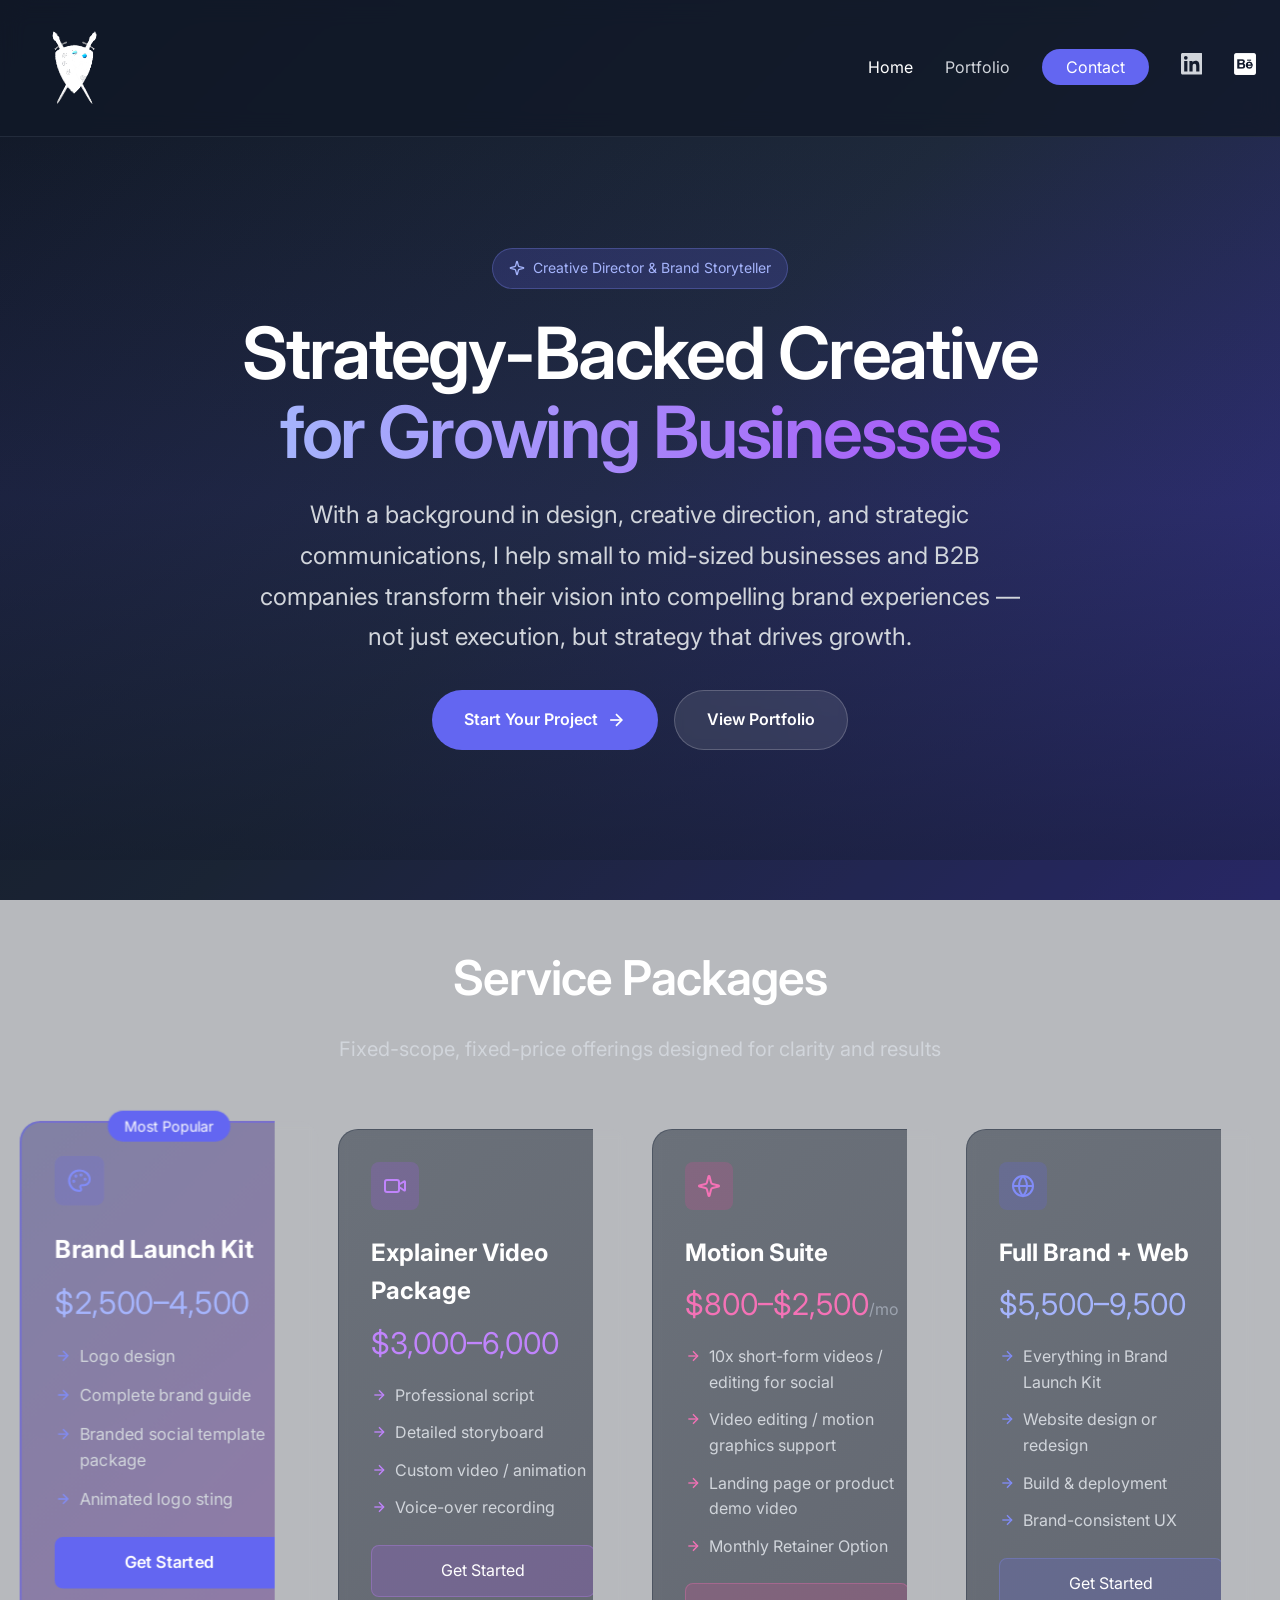
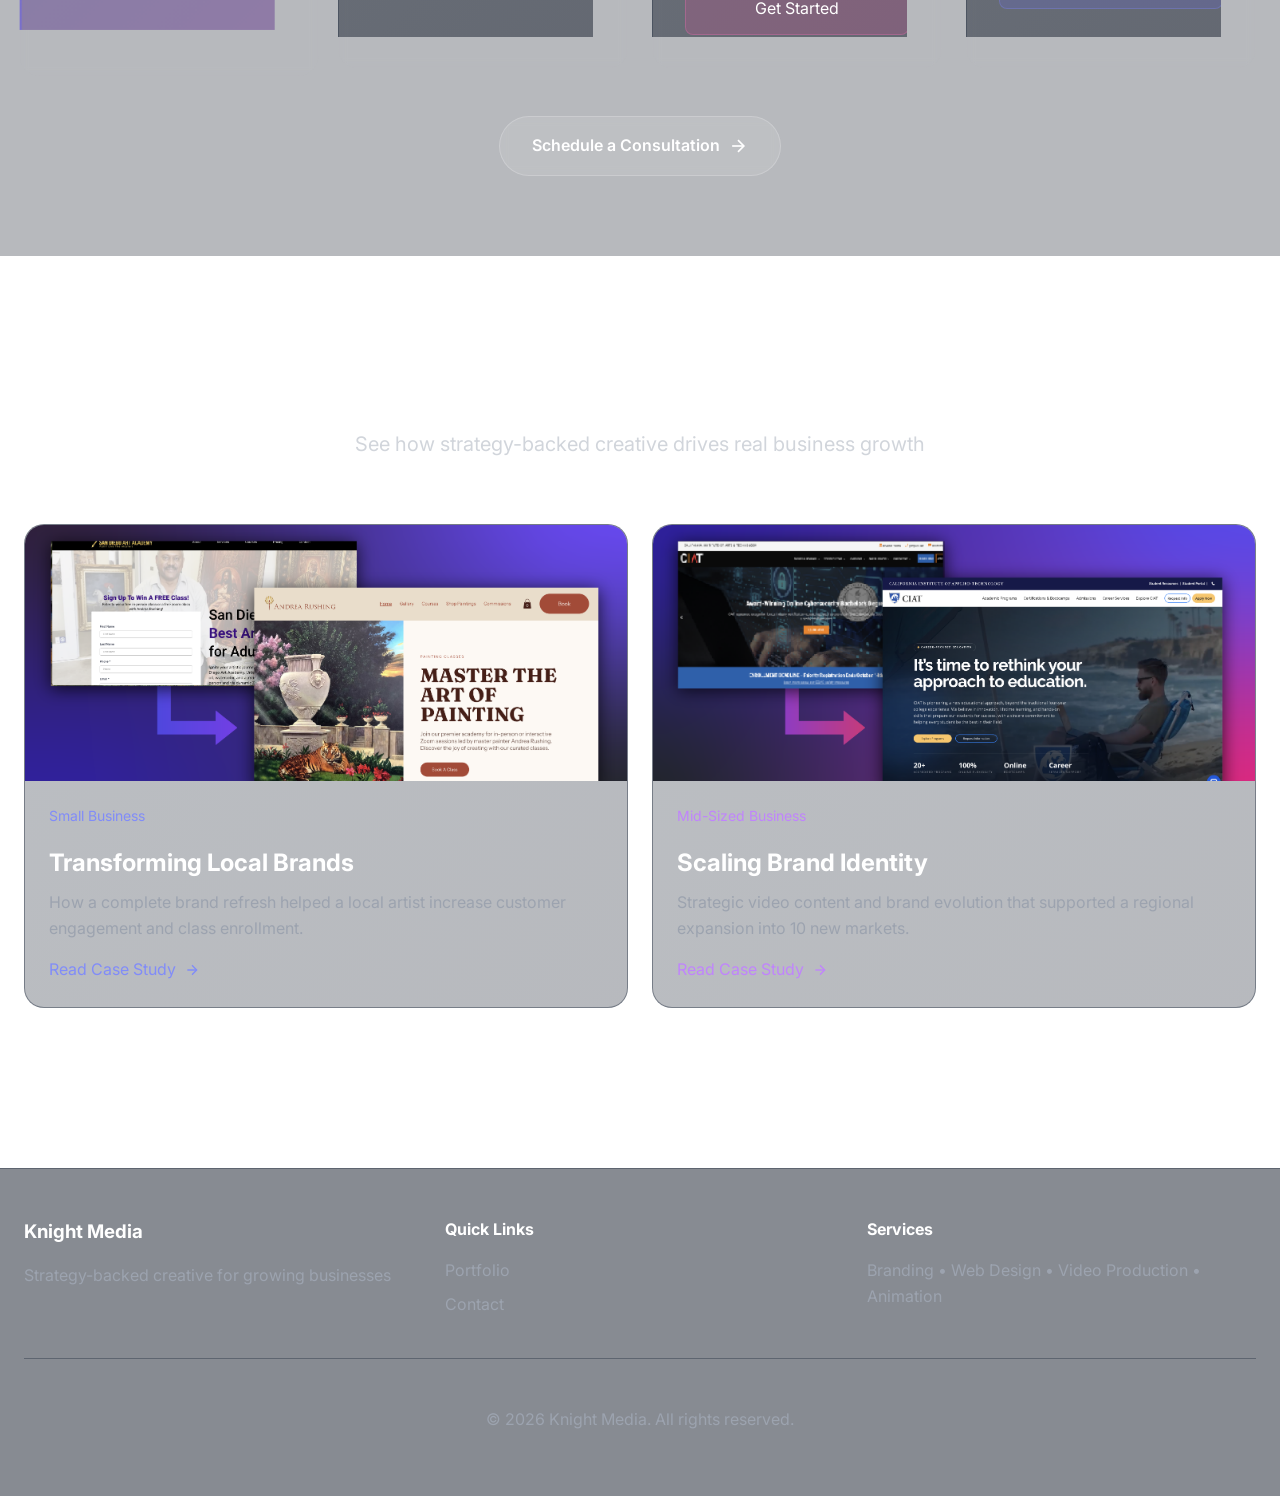
<file: index.html>
<!DOCTYPE html>
<html lang="en">
  <head>
    <meta charset="UTF-8" />
    <meta name="viewport" content="width=device-width, initial-scale=1.0" />
    <meta
      name="description"
      content="Strategy-backed brand design, video production, motion graphics, and web design for small to mid-sized businesses and B2B companies."
    />
    <title>Knight Media | Brand Design, Video &amp; Web for Growing Businesses</title>
    <link rel="canonical" href="https://aknightmedia.com/" />
    <link rel="icon" href="assets/favicon.ico?v=2" sizes="any" />
    <link rel="icon" href="assets/favicon-32x32.png?v=2" type="image/png" sizes="32x32" />
    <link rel="icon" href="assets/favicon-16x16.png?v=2" type="image/png" sizes="16x16" />
    <link rel="apple-touch-icon" href="assets/apple-touch-icon.png?v=2" />
    <meta property="og:type" content="website" />
    <meta property="og:site_name" content="Knight Media" />
    <meta property="og:title" content="Knight Media | Brand Design, Video &amp; Web for Growing Businesses" />
    <meta property="og:description" content="Strategy-backed brand design, video production, motion graphics, and web design for small to mid-sized businesses and B2B companies." />
    <meta property="og:url" content="https://aknightmedia.com/" />
    <meta property="og:image" content="https://aknightmedia.com/assets/og-image.png" />
    <meta name="twitter:card" content="summary_large_image" />
    <meta name="twitter:title" content="Knight Media | Brand Design, Video &amp; Web for Growing Businesses" />
    <meta name="twitter:description" content="Strategy-backed brand design, video production, motion graphics, and web design for small to mid-sized businesses and B2B companies." />
    <meta name="twitter:image" content="https://aknightmedia.com/assets/og-image.png" />
    <script type="application/ld+json">
      {
        "@context": "https://schema.org",
        "@type": "ProfessionalService",
        "name": "Knight Media",
        "url": "https://aknightmedia.com/",
        "logo": "https://aknightmedia.com/assets/logo-static.png",
        "image": "https://aknightmedia.com/assets/og-image.png",
        "description": "Strategy-backed brand design, video production, motion graphics, and web design for small to mid-sized businesses and B2B companies.",
        "email": "aknightmedia@gmail.com",
        "sameAs": [
          "https://www.linkedin.com/in/amyknight2026/",
          "https://www.behance.net/aknightmedia"
        ],
        "areaServed": "United States",
        "serviceType": [
          "Brand Design",
          "Video Production",
          "Motion Graphics",
          "Web Design"
        ]
      }
    </script>
    <link rel="stylesheet" href="styles.css?v=11" />
    <link rel="preconnect" href="https://fonts.googleapis.com" />
    <link rel="preconnect" href="https://fonts.gstatic.com" crossorigin />
    <link
      href="https://fonts.googleapis.com/css2?family=Inter:wght@400;500;600;700&display=swap"
      rel="stylesheet"
    />
  </head>
  <body>
    <header class="site-header">
      <nav class="nav">
        <a class="logo" href="/">
          <img
            class="logo-img"
            src="assets/km-animated-logo-small3.gif"
            data-static="assets/logo-static.png"
            data-duration="6000"
            alt="Knight Media"
          />
        </a>
        <button class="nav-toggle" aria-label="Open menu" aria-expanded="false">
          <svg xmlns="http://www.w3.org/2000/svg" viewBox="0 0 24 24" fill="none" stroke="currentColor" stroke-width="2" aria-hidden="true">
            <line x1="3" y1="6" x2="21" y2="6"></line>
            <line x1="3" y1="12" x2="21" y2="12"></line>
            <line x1="3" y1="18" x2="21" y2="18"></line>
          </svg>
        </button>
        <ul class="nav-links">
          <li><a href="/" class="is-active">Home</a></li>
          <li><a href="portfolio.html">Portfolio</a></li>
          <li><a href="contact.html" class="nav-cta">Contact</a></li>
          <li>
            <a class="nav-social" href="https://www.linkedin.com/in/amyknight2026/" target="_blank" rel="noopener noreferrer" aria-label="LinkedIn">
              <svg xmlns="http://www.w3.org/2000/svg" viewBox="0 0 24 24" fill="currentColor" aria-hidden="true">
                <path d="M20.447 20.452h-3.554v-5.569c0-1.328-.027-3.037-1.852-3.037-1.853 0-2.136 1.445-2.136 2.939v5.667H9.351V9h3.414v1.561h.046c.477-.9 1.637-1.85 3.37-1.85 3.601 0 4.267 2.37 4.267 5.455v6.286zM5.337 7.433a2.062 2.062 0 0 1-2.063-2.065 2.064 2.064 0 1 1 4.126 0 2.062 2.062 0 0 1-2.063 2.065zm1.782 13.019H3.555V9h3.564v11.452zM22.225 0H1.771C.792 0 0 .774 0 1.729v20.542C0 23.227.792 24 1.771 24h20.451C23.2 24 24 23.227 24 22.271V1.729C24 .774 23.2 0 22.222 0h.003z" />
              </svg>
            </a>
          </li>
          <li>
            <a class="nav-social" href="https://www.behance.net/aknightmedia" target="_blank" rel="noopener noreferrer" aria-label="Behance">
              <img src="assets/behance-social-icon.png" alt="" width="22" height="22" />
            </a>
          </li>
        </ul>
      </nav>
    </header>

    <main>
      <section class="hero">
        <div class="hero-inner">
          <div class="badge">
            <svg xmlns="http://www.w3.org/2000/svg" viewBox="0 0 24 24" fill="none" stroke="currentColor" stroke-width="2" aria-hidden="true">
              <path d="M9.937 15.5A2 2 0 0 0 8.5 14.063l-6.135-1.582a.5.5 0 0 1 0-.962L8.5 9.936A2 2 0 0 0 9.937 8.5l1.582-6.135a.5.5 0 0 1 .963 0L14.063 8.5A2 2 0 0 0 15.5 9.937l6.135 1.581a.5.5 0 0 1 0 .964L15.5 14.063a2 2 0 0 0-1.437 1.437l-1.582 6.135a.5.5 0 0 1-.963 0z"></path>
            </svg>
            Creative Director &amp; Brand Storyteller
          </div>
          <h1>
            Strategy-Backed Creative
            <br />
            <span class="gradient-text">for Growing Businesses</span>
          </h1>
          <p class="hero-text">
            With a background in design, creative direction, and strategic communications, I help small to mid-sized businesses and B2B companies
            transform their vision into compelling brand experiences — not just execution, but strategy that drives growth.
          </p>
          <div class="hero-actions">
            <a class="button button-primary" href="contact.html">
              Start Your Project
              <svg xmlns="http://www.w3.org/2000/svg" viewBox="0 0 24 24" fill="none" stroke="currentColor" stroke-width="2" aria-hidden="true">
                <path d="M5 12h14"></path>
                <path d="m12 5 7 7-7 7"></path>
              </svg>
            </a>
            <a class="button button-secondary" href="portfolio.html">View Portfolio</a>
          </div>
        </div>
      </section>

      <section class="section section-alt">
        <div class="page-content">
          <div class="section-header">
            <h2>Service Packages</h2>
            <p>Fixed-scope, fixed-price offerings designed for clarity and results</p>
          </div>

          <div class="card-grid card-grid-4">
            <article class="package-card featured">
              <span class="popular-badge">Most Popular</span>
              <div class="icon-box indigo">
                <svg xmlns="http://www.w3.org/2000/svg" viewBox="0 0 24 24" fill="none" stroke="currentColor" stroke-width="2" aria-hidden="true">
                  <circle cx="13.5" cy="6.5" r=".5" fill="currentColor"></circle>
                  <circle cx="17.5" cy="10.5" r=".5" fill="currentColor"></circle>
                  <circle cx="8.5" cy="7.5" r=".5" fill="currentColor"></circle>
                  <circle cx="6.5" cy="12.5" r=".5" fill="currentColor"></circle>
                  <path d="M12 2C6.5 2 2 6.5 2 12s4.5 10 10 10c.926 0 1.648-.746 1.648-1.688 0-.437-.18-.835-.437-1.125-.29-.289-.438-.652-.438-1.125a1.64 1.64 0 0 1 1.668-1.668h1.996c3.051 0 5.555-2.503 5.555-5.554C21.965 6.012 17.461 2 12 2z"></path>
                </svg>
              </div>
              <h3>Brand Launch Kit</h3>
              <p class="package-price indigo">$2,500–4,500</p>
              <ul class="feature-list">
                <li>
                  <svg xmlns="http://www.w3.org/2000/svg" viewBox="0 0 24 24" fill="none" stroke="#818cf8" stroke-width="2" aria-hidden="true"><path d="M5 12h14"></path><path d="m12 5 7 7-7 7"></path></svg>
                  Logo design
                </li>
                <li>
                  <svg xmlns="http://www.w3.org/2000/svg" viewBox="0 0 24 24" fill="none" stroke="#818cf8" stroke-width="2" aria-hidden="true"><path d="M5 12h14"></path><path d="m12 5 7 7-7 7"></path></svg>
                  Complete brand guide
                </li>
                <li>
                  <svg xmlns="http://www.w3.org/2000/svg" viewBox="0 0 24 24" fill="none" stroke="#818cf8" stroke-width="2" aria-hidden="true"><path d="M5 12h14"></path><path d="m12 5 7 7-7 7"></path></svg>
                  Branded social template package
                </li>
                <li>
                  <svg xmlns="http://www.w3.org/2000/svg" viewBox="0 0 24 24" fill="none" stroke="#818cf8" stroke-width="2" aria-hidden="true"><path d="M5 12h14"></path><path d="m12 5 7 7-7 7"></path></svg>
                  Animated logo sting
                </li>
              </ul>
              <a class="button button-primary package-cta" href="contact.html" style="border-radius: 0.5rem;">Get Started</a>
            </article>

            <article class="package-card">
              <div class="icon-box purple">
                <svg xmlns="http://www.w3.org/2000/svg" viewBox="0 0 24 24" fill="none" stroke="currentColor" stroke-width="2" aria-hidden="true">
                  <path d="m16 13 5.223 3.482a.5.5 0 0 0 .777-.416V7.87a.5.5 0 0 0-.752-.432L16 10.5"></path>
                  <rect x="2" y="6" width="14" height="12" rx="2"></rect>
                </svg>
              </div>
              <h3>Explainer Video Package</h3>
              <p class="package-price purple">$3,000–6,000</p>
              <ul class="feature-list">
                <li>
                  <svg xmlns="http://www.w3.org/2000/svg" viewBox="0 0 24 24" fill="none" stroke="#c084fc" stroke-width="2" aria-hidden="true"><path d="M5 12h14"></path><path d="m12 5 7 7-7 7"></path></svg>
                  Professional script
                </li>
                <li>
                  <svg xmlns="http://www.w3.org/2000/svg" viewBox="0 0 24 24" fill="none" stroke="#c084fc" stroke-width="2" aria-hidden="true"><path d="M5 12h14"></path><path d="m12 5 7 7-7 7"></path></svg>
                  Detailed storyboard
                </li>
                <li>
                  <svg xmlns="http://www.w3.org/2000/svg" viewBox="0 0 24 24" fill="none" stroke="#c084fc" stroke-width="2" aria-hidden="true"><path d="M5 12h14"></path><path d="m12 5 7 7-7 7"></path></svg>
                  Custom video / animation
                </li>
                <li>
                  <svg xmlns="http://www.w3.org/2000/svg" viewBox="0 0 24 24" fill="none" stroke="#c084fc" stroke-width="2" aria-hidden="true"><path d="M5 12h14"></path><path d="m12 5 7 7-7 7"></path></svg>
                  Voice-over recording
                </li>
              </ul>
              <a class="package-cta purple" href="contact.html">Get Started</a>
            </article>

            <article class="package-card">
              <div class="icon-box pink">
                <svg xmlns="http://www.w3.org/2000/svg" viewBox="0 0 24 24" fill="none" stroke="currentColor" stroke-width="2" aria-hidden="true">
                  <path d="M9.937 15.5A2 2 0 0 0 8.5 14.063l-6.135-1.582a.5.5 0 0 1 0-.962L8.5 9.936A2 2 0 0 0 9.937 8.5l1.582-6.135a.5.5 0 0 1 .963 0L14.063 8.5A2 2 0 0 0 15.5 9.937l6.135 1.581a.5.5 0 0 1 0 .964L15.5 14.063a2 2 0 0 0-1.437 1.437l-1.582 6.135a.5.5 0 0 1-.963 0z"></path>
                </svg>
              </div>
              <h3>Motion Suite</h3>
              <p class="package-price pink">$800–$2,500<span style="font-size: 1rem; color: var(--text-subtle)">/mo</span></p>
              <ul class="feature-list">
                <li>
                  <svg xmlns="http://www.w3.org/2000/svg" viewBox="0 0 24 24" fill="none" stroke="#f472b6" stroke-width="2" aria-hidden="true"><path d="M5 12h14"></path><path d="m12 5 7 7-7 7"></path></svg>
                  10x short-form videos / editing for social
                </li>
                <li>
                  <svg xmlns="http://www.w3.org/2000/svg" viewBox="0 0 24 24" fill="none" stroke="#f472b6" stroke-width="2" aria-hidden="true"><path d="M5 12h14"></path><path d="m12 5 7 7-7 7"></path></svg>
                  Video editing / motion graphics support
                </li>
                <li>
                  <svg xmlns="http://www.w3.org/2000/svg" viewBox="0 0 24 24" fill="none" stroke="#f472b6" stroke-width="2" aria-hidden="true"><path d="M5 12h14"></path><path d="m12 5 7 7-7 7"></path></svg>
                  Landing page or product demo video
                </li>
                <li>
                  <svg xmlns="http://www.w3.org/2000/svg" viewBox="0 0 24 24" fill="none" stroke="#f472b6" stroke-width="2" aria-hidden="true"><path d="M5 12h14"></path><path d="m12 5 7 7-7 7"></path></svg>
                  Monthly Retainer Option
                </li>
              </ul>
              <a class="package-cta pink" href="contact.html">Get Started</a>
            </article>

            <article class="package-card">
              <div class="icon-box indigo">
                <svg xmlns="http://www.w3.org/2000/svg" viewBox="0 0 24 24" fill="none" stroke="currentColor" stroke-width="2" aria-hidden="true">
                  <circle cx="12" cy="12" r="10"></circle>
                  <path d="M12 2a14.5 14.5 0 0 0 0 20 14.5 14.5 0 0 0 0-20"></path>
                  <path d="M2 12h20"></path>
                </svg>
              </div>
              <h3>Full Brand + Web</h3>
              <p class="package-price indigo">$5,500–9,500</p>
              <ul class="feature-list">
                <li>
                  <svg xmlns="http://www.w3.org/2000/svg" viewBox="0 0 24 24" fill="none" stroke="#818cf8" stroke-width="2" aria-hidden="true"><path d="M5 12h14"></path><path d="m12 5 7 7-7 7"></path></svg>
                  Everything in Brand Launch Kit
                </li>
                <li>
                  <svg xmlns="http://www.w3.org/2000/svg" viewBox="0 0 24 24" fill="none" stroke="#818cf8" stroke-width="2" aria-hidden="true"><path d="M5 12h14"></path><path d="m12 5 7 7-7 7"></path></svg>
                  Website design or redesign
                </li>
                <li>
                  <svg xmlns="http://www.w3.org/2000/svg" viewBox="0 0 24 24" fill="none" stroke="#818cf8" stroke-width="2" aria-hidden="true"><path d="M5 12h14"></path><path d="m12 5 7 7-7 7"></path></svg>
                  Build &amp; deployment
                </li>
                <li>
                  <svg xmlns="http://www.w3.org/2000/svg" viewBox="0 0 24 24" fill="none" stroke="#818cf8" stroke-width="2" aria-hidden="true"><path d="M5 12h14"></path><path d="m12 5 7 7-7 7"></path></svg>
                  Brand-consistent UX
                </li>
              </ul>
              <a class="package-cta indigo" href="contact.html">Get Started</a>
            </article>
          </div>

          <div class="text-center mt-12">
            <a class="button button-secondary" href="contact.html">
              Schedule a Consultation
              <svg xmlns="http://www.w3.org/2000/svg" viewBox="0 0 24 24" fill="none" stroke="currentColor" stroke-width="2" aria-hidden="true">
                <path d="M5 12h14"></path>
                <path d="m12 5 7 7-7 7"></path>
              </svg>
            </a>
          </div>
        </div>
      </section>

      <section class="section">
        <div class="page-content">
          <div class="section-header">
            <h2>Featured Case Studies</h2>
            <p>See how strategy-backed creative drives real business growth</p>
          </div>

          <div class="card-grid card-grid-2">
            <a class="case-card" href="case-studies/small-business.html">
              <div class="case-card-image indigo">
                <img src="assets/andrea-cs-card.png?v=2" alt="Andrea rebrand" loading="lazy" />
              </div>
              <div class="case-card-body">
                <p class="case-tag indigo">Small Business</p>
                <h3>Transforming Local Brands</h3>
                <p>How a complete brand refresh helped a local artist increase customer engagement and class enrollment.</p>
                <span class="case-link">
                  Read Case Study
                  <svg xmlns="http://www.w3.org/2000/svg" viewBox="0 0 24 24" fill="none" stroke="currentColor" stroke-width="2" aria-hidden="true"><path d="M5 12h14"></path><path d="m12 5 7 7-7 7"></path></svg>
                </span>
              </div>
            </a>

            <a class="case-card" href="case-studies/mid-sized.html">
              <div class="case-card-image purple">
                <img src="assets/ciat-case-study.png?v=3" alt="CIAT brand update" loading="lazy" />
              </div>
              <div class="case-card-body">
                <p class="case-tag purple">Mid-Sized Business</p>
                <h3>Scaling Brand Identity</h3>
                <p>Strategic video content and brand evolution that supported a regional expansion into 10 new markets.</p>
                <span class="case-link" style="color: #c084fc;">
                  Read Case Study
                  <svg xmlns="http://www.w3.org/2000/svg" viewBox="0 0 24 24" fill="none" stroke="currentColor" stroke-width="2" aria-hidden="true"><path d="M5 12h14"></path><path d="m12 5 7 7-7 7"></path></svg>
                </span>
              </div>
            </a>

            <a class="case-card hidden" href="case-studies/b2b.html">
              <div class="case-card-image pink">
                <svg xmlns="http://www.w3.org/2000/svg" viewBox="0 0 24 24" fill="none" stroke="currentColor" stroke-width="2" aria-hidden="true">
                  <circle cx="12" cy="12" r="10"></circle>
                  <path d="M12 2a14.5 14.5 0 0 0 0 20 14.5 14.5 0 0 0 0-20"></path>
                  <path d="M2 12h20"></path>
                </svg>
              </div>
              <div class="case-card-body">
                <p class="case-tag pink">B2B</p>
                <h3>Enterprise Digital Presence</h3>
                <p>Complete web redesign and content strategy that increased qualified B2B leads by 240%.</p>
                <span class="case-link" style="color: #f472b6;">
                  Read Case Study
                  <svg xmlns="http://www.w3.org/2000/svg" viewBox="0 0 24 24" fill="none" stroke="currentColor" stroke-width="2" aria-hidden="true"><path d="M5 12h14"></path><path d="m12 5 7 7-7 7"></path></svg>
                </span>
              </div>
            </a>
          </div>
        </div>
      </section>
    </main>

    <footer class="site-footer">
      <div class="footer-inner">
        <div class="footer-grid">
          <div>
            <h3>Knight Media</h3>
            <p>Strategy-backed creative for growing businesses</p>
          </div>
          <div>
            <h4>Quick Links</h4>
            <div class="footer-links">
              <a href="portfolio.html">Portfolio</a>
              <a href="contact.html">Contact</a>
            </div>
          </div>
          <div>
            <h4>Services</h4>
            <p>Branding &bull; Web Design &bull; Video Production &bull; Animation</p>
          </div>
        </div>
        <div class="footer-bottom">
          <p>&copy; <span id="year"></span> Knight Media. All rights reserved.</p>
        </div>
      </div>
    </footer>

    <script src="script.js?v=3"></script>
  </body>
</html>
</file>
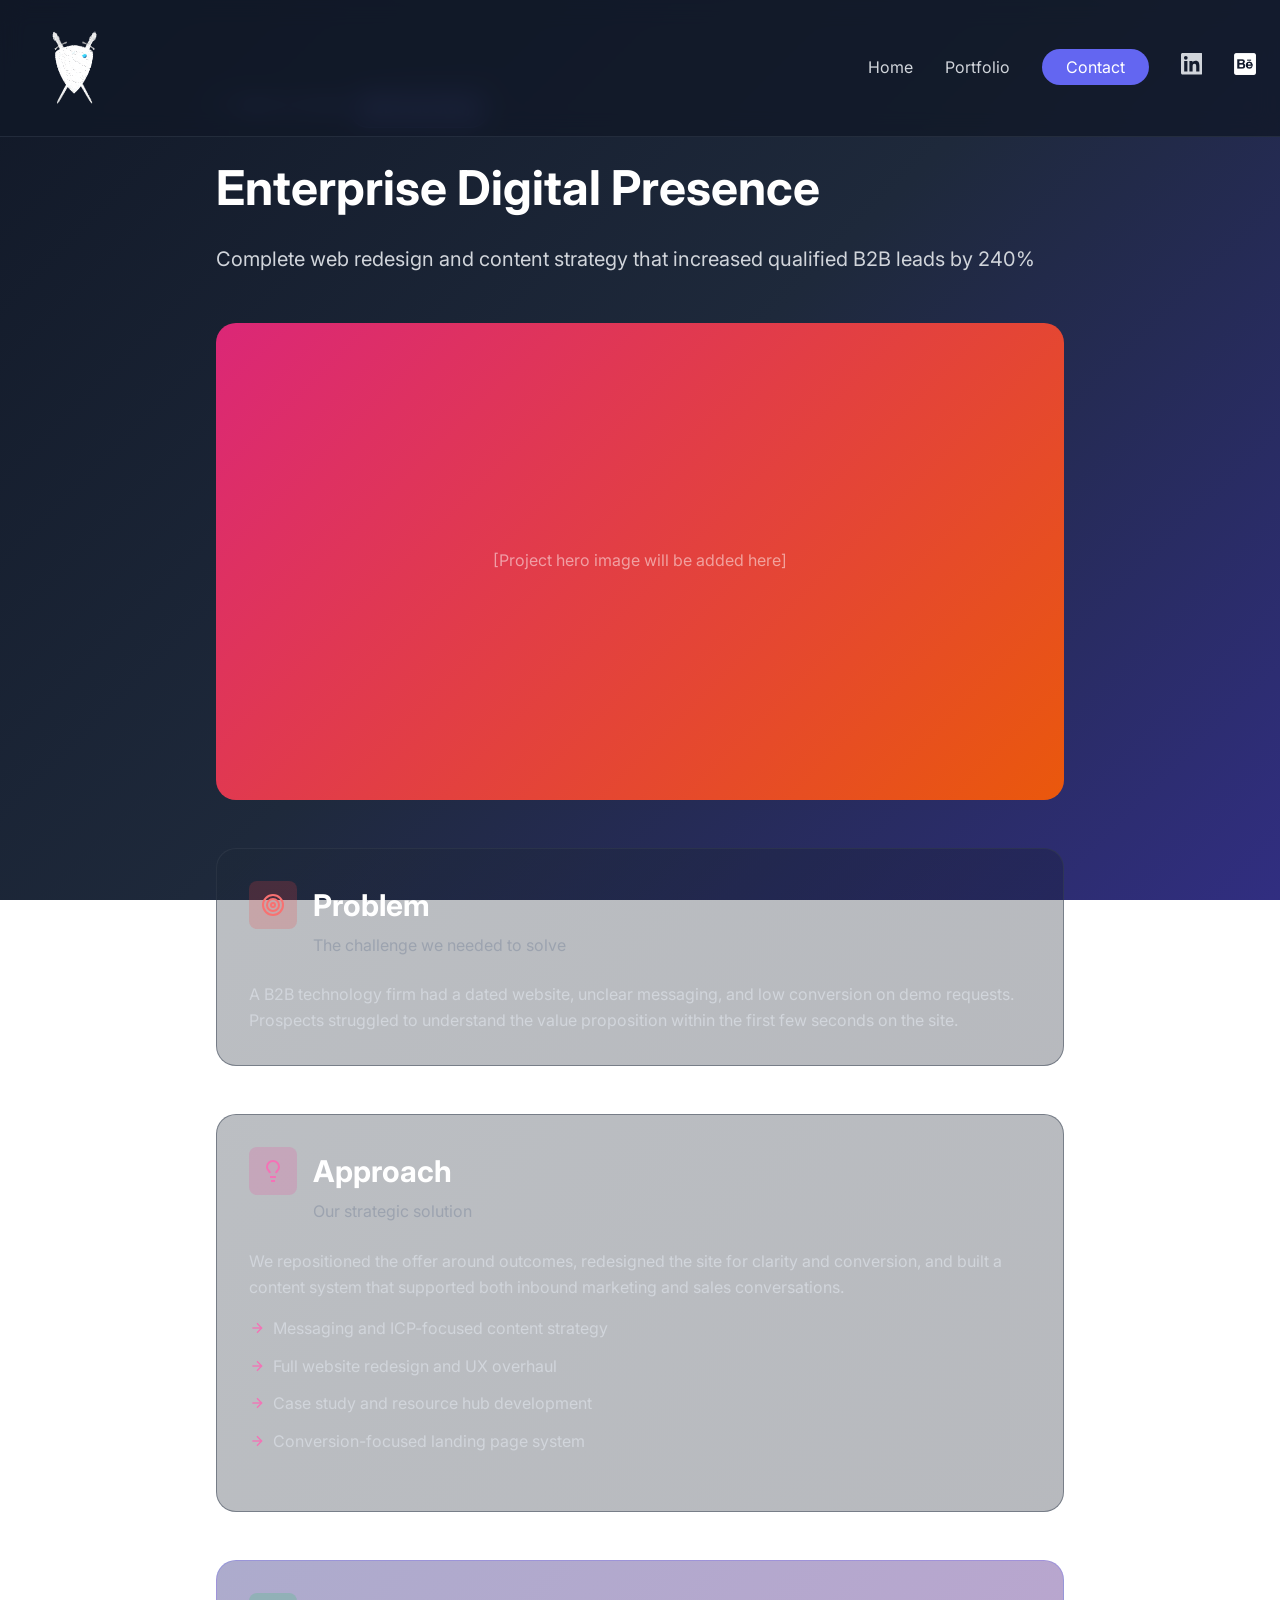
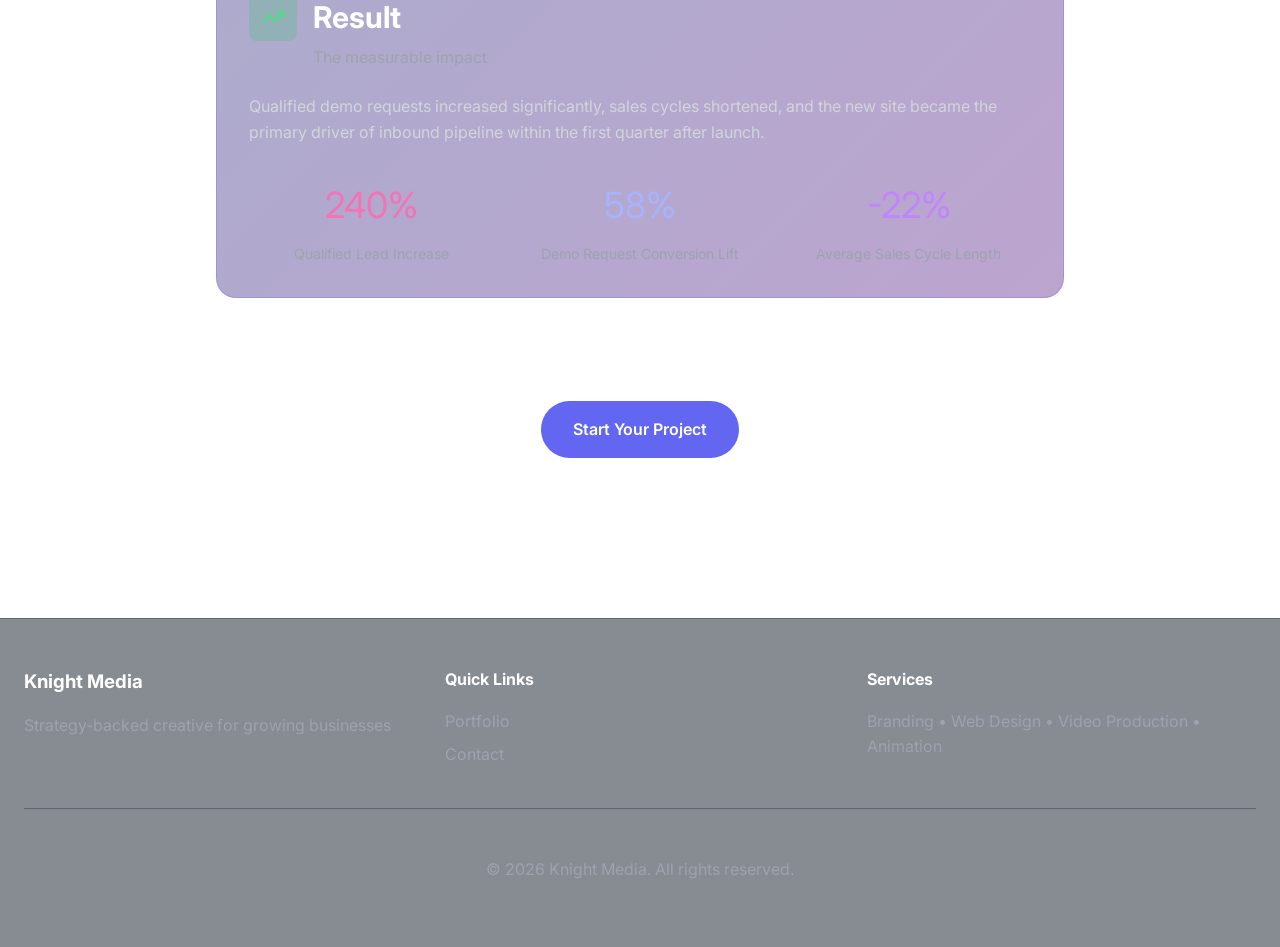
<file: case-studies/b2b.html>
<!DOCTYPE html>
<html lang="en">
  <head>
    <meta charset="UTF-8" />
    <meta name="viewport" content="width=device-width, initial-scale=1.0" />
    <meta name="description" content="Case study: Enterprise Digital Presence — Knight Media" />
    <title>Enterprise Digital Presence — Knight Media</title>
    <link rel="canonical" href="https://aknightmedia.com/case-studies/b2b.html" />
    <link rel="icon" href="../assets/favicon.ico?v=2" sizes="any" />
    <link rel="icon" href="../assets/favicon-32x32.png?v=2" type="image/png" sizes="32x32" />
    <link rel="icon" href="../assets/favicon-16x16.png?v=2" type="image/png" sizes="16x16" />
    <link rel="apple-touch-icon" href="../assets/apple-touch-icon.png?v=2" />
    <meta property="og:type" content="website" />
    <meta property="og:site_name" content="Knight Media" />
    <meta property="og:title" content="Enterprise Digital Presence — Knight Media" />
    <meta property="og:description" content="Case study: Enterprise Digital Presence — Knight Media" />
    <meta property="og:url" content="https://aknightmedia.com/case-studies/b2b.html" />
    <meta property="og:image" content="https://aknightmedia.com/assets/og-image.png" />
    <meta name="twitter:card" content="summary_large_image" />
    <meta name="twitter:title" content="Enterprise Digital Presence — Knight Media" />
    <meta name="twitter:description" content="Case study: Enterprise Digital Presence — Knight Media" />
    <meta name="twitter:image" content="https://aknightmedia.com/assets/og-image.png" />
    <script type="application/ld+json">
      {
        "@context": "https://schema.org",
        "@type": "WebPage",
        "name": "Enterprise Digital Presence — Knight Media",
        "url": "https://aknightmedia.com/case-studies/b2b.html",
        "description": "Case study: Enterprise Digital Presence — Knight Media",
        "isPartOf": {
          "@type": "WebSite",
          "name": "Knight Media",
          "url": "https://aknightmedia.com/"
        }
      }
    </script>
    <link rel="stylesheet" href="../styles.css?v=5" />
    <link rel="preconnect" href="https://fonts.googleapis.com" />
    <link rel="preconnect" href="https://fonts.gstatic.com" crossorigin />
    <link href="https://fonts.googleapis.com/css2?family=Inter:wght@400;500;600;700&display=swap" rel="stylesheet" />
  </head>
  <body>
    <header class="site-header">
      <nav class="nav">
        <a class="logo" href="/">
          <img
            class="logo-img"
            src="../assets/km-animated-logo-small3.gif"
            data-static="../assets/logo-static.png"
            data-duration="6000"
            alt="Knight Media"
          />
        </a>
        <button class="nav-toggle" aria-label="Open menu" aria-expanded="false">
          <svg xmlns="http://www.w3.org/2000/svg" viewBox="0 0 24 24" fill="none" stroke="currentColor" stroke-width="2" aria-hidden="true">
            <line x1="3" y1="6" x2="21" y2="6"></line>
            <line x1="3" y1="12" x2="21" y2="12"></line>
            <line x1="3" y1="18" x2="21" y2="18"></line>
          </svg>
        </button>
        <ul class="nav-links">
          <li><a href="/">Home</a></li>
          <li><a href="../portfolio.html">Portfolio</a></li>
          <li><a href="../contact.html" class="nav-cta">Contact</a></li>
          <li>
            <a class="nav-social" href="https://www.linkedin.com/in/amyknight2026/" target="_blank" rel="noopener noreferrer" aria-label="LinkedIn">
              <svg xmlns="http://www.w3.org/2000/svg" viewBox="0 0 24 24" fill="currentColor" aria-hidden="true">
                <path d="M20.447 20.452h-3.554v-5.569c0-1.328-.027-3.037-1.852-3.037-1.853 0-2.136 1.445-2.136 2.939v5.667H9.351V9h3.414v1.561h.046c.477-.9 1.637-1.85 3.37-1.85 3.601 0 4.267 2.37 4.267 5.455v6.286zM5.337 7.433a2.062 2.062 0 0 1-2.063-2.065 2.064 2.064 0 1 1 4.126 0 2.062 2.062 0 0 1-2.063 2.065zm1.782 13.019H3.555V9h3.564v11.452zM22.225 0H1.771C.792 0 0 .774 0 1.729v20.542C0 23.227.792 24 1.771 24h20.451C23.2 24 24 23.227 24 22.271V1.729C24 .774 23.2 0 22.222 0h.003z" />
              </svg>
            </a>
          </li>
          <li>
            <a class="nav-social" href="https://www.behance.net/aknightmedia" target="_blank" rel="noopener noreferrer" aria-label="Behance">
              <img src="../assets/behance-social-icon.png" alt="" width="22" height="22" />
            </a>
          </li>
        </ul>
      </nav>
    </header>

    <main>
      <div class="case-study-content">
        <a class="back-link" href="/">
          <svg xmlns="http://www.w3.org/2000/svg" viewBox="0 0 24 24" fill="none" stroke="currentColor" stroke-width="2" aria-hidden="true"><path d="m12 19-7-7 7-7"></path><path d="M19 12H5"></path></svg>
          Back to Home
        </a>

        <div class="badge" style="margin-bottom: 1rem;">
          <span>B2B Case Study</span>
        </div>
        <h1 style="font-size: clamp(2rem, 5vw, 3rem); margin: 0 0 1rem;">Enterprise Digital Presence</h1>
        <p style="font-size: 1.25rem; color: var(--text-muted); margin: 0 0 3rem;">
          Complete web redesign and content strategy that increased qualified B2B leads by 240%
        </p>

        <div class="case-study-hero-image pink">[Project hero image will be added here]</div>

        <section class="case-section">
          <div class="case-section-header">
            <div class="icon-box" style="background: rgba(239, 68, 68, 0.2); color: #f87171;">
              <svg xmlns="http://www.w3.org/2000/svg" viewBox="0 0 24 24" fill="none" stroke="currentColor" stroke-width="2" aria-hidden="true"><circle cx="12" cy="12" r="10"></circle><circle cx="12" cy="12" r="6"></circle><circle cx="12" cy="12" r="2"></circle></svg>
            </div>
            <div>
              <h2>Problem</h2>
              <p>The challenge we needed to solve</p>
            </div>
          </div>
          <p style="color: var(--text-muted); margin: 0;">
            A B2B technology firm had a dated website, unclear messaging, and low conversion on demo requests.
            Prospects struggled to understand the value proposition within the first few seconds on the site.
          </p>
        </section>

        <section class="case-section">
          <div class="case-section-header">
            <div class="icon-box pink">
              <svg xmlns="http://www.w3.org/2000/svg" viewBox="0 0 24 24" fill="none" stroke="currentColor" stroke-width="2" aria-hidden="true"><path d="M15 14c.2-1 .7-1.7 1.5-2.5 1-.9 1.5-2.2 1.5-3.5A6 6 0 0 0 6 8c0 1 .2 2.2 1.5 3.5.7.7 1.3 1.5 1.5 2.5"></path><path d="M9 18h6"></path><path d="M10 22h4"></path></svg>
            </div>
            <div>
              <h2>Approach</h2>
              <p>Our strategic solution</p>
            </div>
          </div>
          <p style="color: var(--text-muted);">
            We repositioned the offer around outcomes, redesigned the site for clarity and conversion,
            and built a content system that supported both inbound marketing and sales conversations.
          </p>
          <ul class="feature-list" style="margin-top: 1rem;">
            <li><svg xmlns="http://www.w3.org/2000/svg" viewBox="0 0 24 24" fill="none" stroke="#f472b6" stroke-width="2" aria-hidden="true"><path d="M5 12h14"></path><path d="m12 5 7 7-7 7"></path></svg>Messaging and ICP-focused content strategy</li>
            <li><svg xmlns="http://www.w3.org/2000/svg" viewBox="0 0 24 24" fill="none" stroke="#f472b6" stroke-width="2" aria-hidden="true"><path d="M5 12h14"></path><path d="m12 5 7 7-7 7"></path></svg>Full website redesign and UX overhaul</li>
            <li><svg xmlns="http://www.w3.org/2000/svg" viewBox="0 0 24 24" fill="none" stroke="#f472b6" stroke-width="2" aria-hidden="true"><path d="M5 12h14"></path><path d="m12 5 7 7-7 7"></path></svg>Case study and resource hub development</li>
            <li><svg xmlns="http://www.w3.org/2000/svg" viewBox="0 0 24 24" fill="none" stroke="#f472b6" stroke-width="2" aria-hidden="true"><path d="M5 12h14"></path><path d="m12 5 7 7-7 7"></path></svg>Conversion-focused landing page system</li>
          </ul>
        </section>

        <section class="case-section highlight">
          <div class="case-section-header">
            <div class="icon-box" style="background: rgba(34, 197, 94, 0.2); color: #4ade80;">
              <svg xmlns="http://www.w3.org/2000/svg" viewBox="0 0 24 24" fill="none" stroke="currentColor" stroke-width="2" aria-hidden="true"><polyline points="22 7 13.5 15.5 8.5 10.5 2 17"></polyline><polyline points="16 7 22 7 22 13"></polyline></svg>
            </div>
            <div>
              <h2>Result</h2>
              <p>The measurable impact</p>
            </div>
          </div>
          <p style="color: var(--text-muted); margin: 0;">
            Qualified demo requests increased significantly, sales cycles shortened, and the new site became
            the primary driver of inbound pipeline within the first quarter after launch.
          </p>
          <div class="stats-grid">
            <div class="text-center">
              <div class="stat-value pink">240%</div>
              <div class="stat-label">Qualified Lead Increase</div>
            </div>
            <div class="text-center">
              <div class="stat-value indigo">58%</div>
              <div class="stat-label">Demo Request Conversion Lift</div>
            </div>
            <div class="text-center">
              <div class="stat-value purple">-22%</div>
              <div class="stat-label">Average Sales Cycle Length</div>
            </div>
          </div>
        </section>

        <div class="text-center">
          <h3 style="font-size: 1.5rem; margin: 0 0 1rem;">Ready to Elevate Your Digital Presence?</h3>
          <a class="button button-primary" href="../contact.html">Start Your Project</a>
        </div>
      </div>
    </main>

    <footer class="site-footer">
      <div class="footer-inner">
        <div class="footer-grid">
          <div>
            <h3>Knight Media</h3>
            <p>Strategy-backed creative for growing businesses</p>
          </div>
          <div>
            <h4>Quick Links</h4>
            <div class="footer-links">
              <a href="../portfolio.html">Portfolio</a>
              <a href="../contact.html">Contact</a>
            </div>
          </div>
          <div>
            <h4>Services</h4>
            <p>Branding &bull; Web Design &bull; Video Production &bull; Animation</p>
          </div>
        </div>
        <div class="footer-bottom">
          <p>&copy; <span id="year"></span> Knight Media. All rights reserved.</p>
        </div>
      </div>
    </footer>

    <script src="../script.js?v=3"></script>
  </body>
</html>
</file>
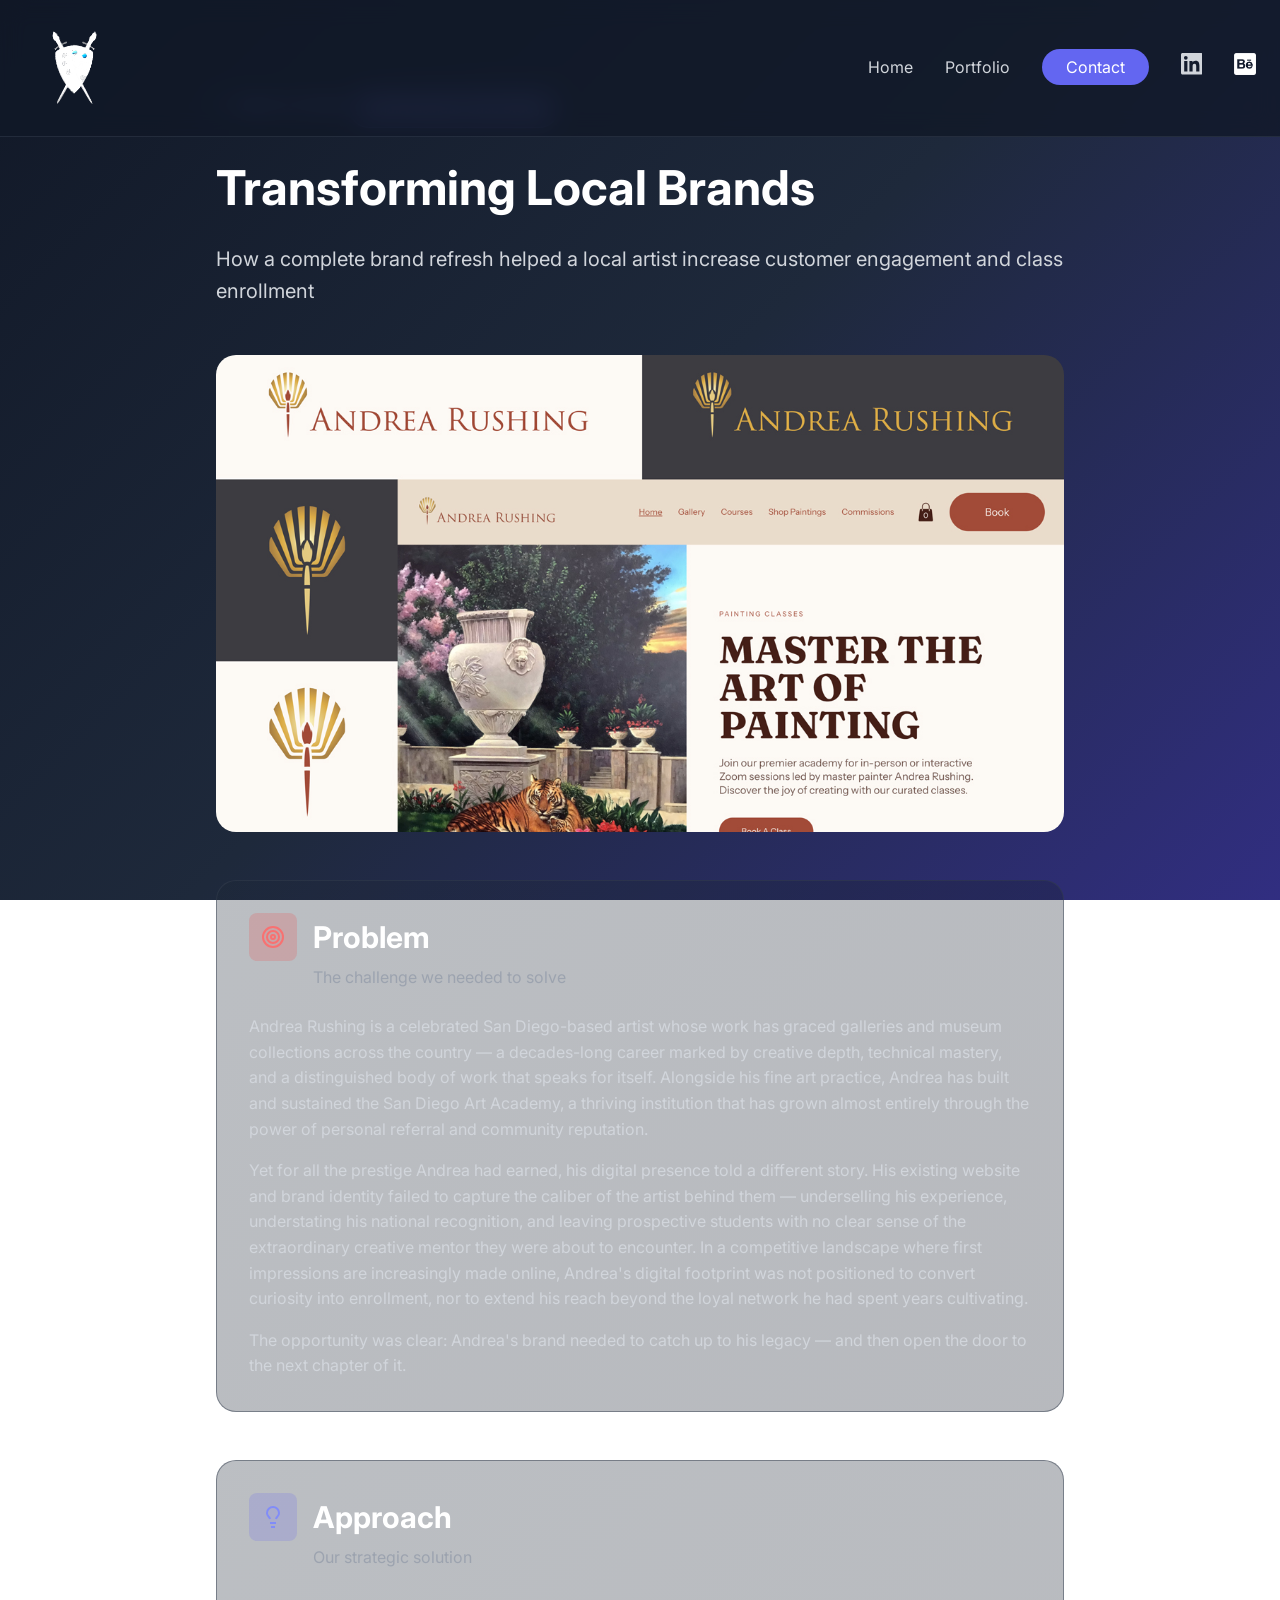
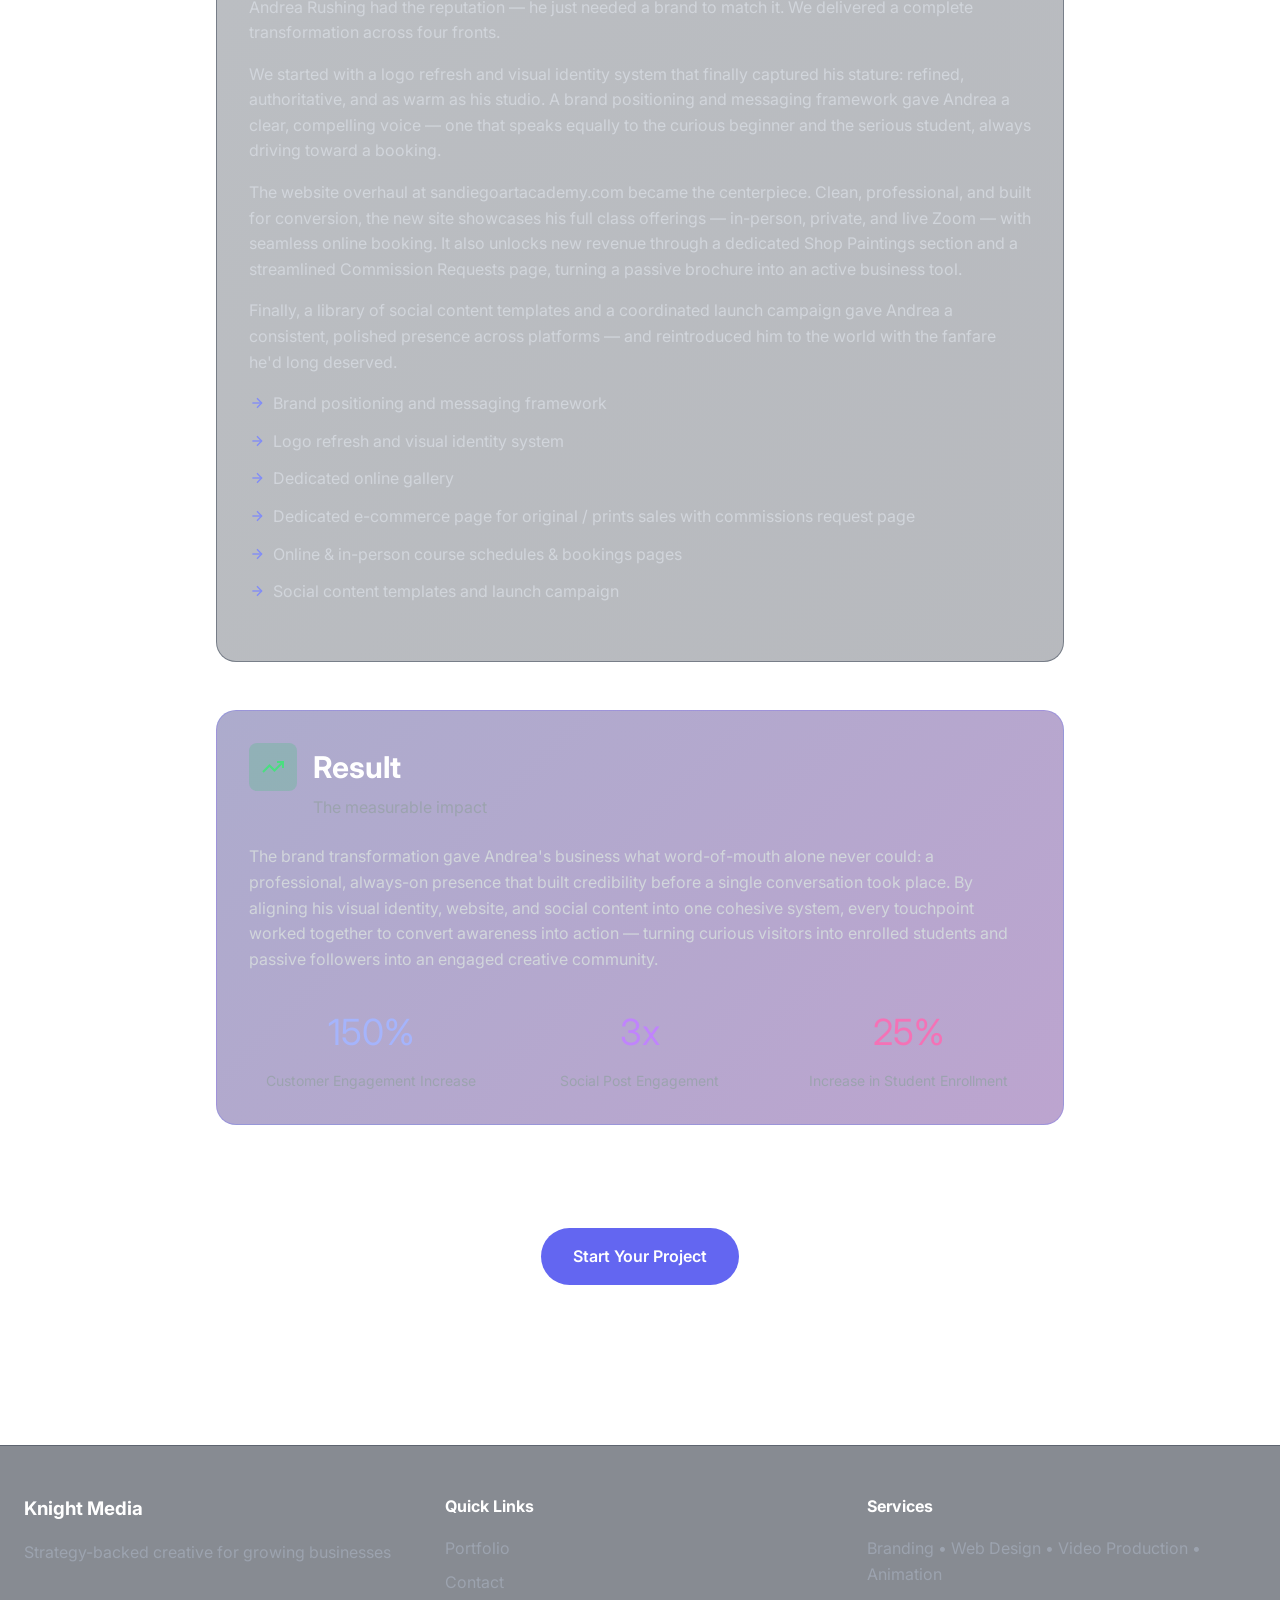
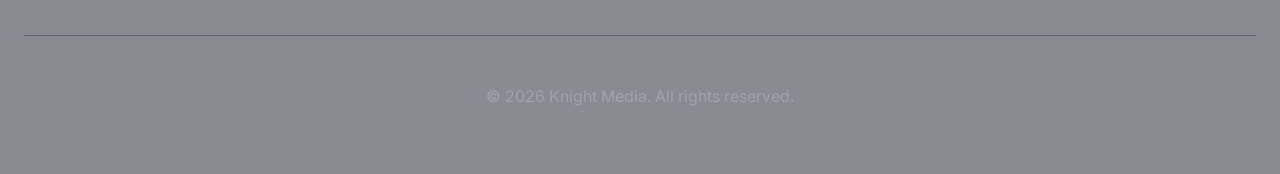
<file: case-studies/small-business.html>
<!DOCTYPE html>
<html lang="en">
  <head>
    <meta charset="UTF-8" />
    <meta name="viewport" content="width=device-width, initial-scale=1.0" />
    <meta name="description" content="Case study: Transforming Local Brands — Knight Media" />
    <title>Transforming Local Brands — Knight Media</title>
    <link rel="canonical" href="https://aknightmedia.com/case-studies/small-business.html" />
    <link rel="icon" href="../assets/favicon.ico?v=2" sizes="any" />
    <link rel="icon" href="../assets/favicon-32x32.png?v=2" type="image/png" sizes="32x32" />
    <link rel="icon" href="../assets/favicon-16x16.png?v=2" type="image/png" sizes="16x16" />
    <link rel="apple-touch-icon" href="../assets/apple-touch-icon.png?v=2" />
    <meta property="og:type" content="website" />
    <meta property="og:site_name" content="Knight Media" />
    <meta property="og:title" content="Transforming Local Brands — Knight Media" />
    <meta property="og:description" content="Case study: Transforming Local Brands — Knight Media" />
    <meta property="og:url" content="https://aknightmedia.com/case-studies/small-business.html" />
    <meta property="og:image" content="https://aknightmedia.com/assets/og-image.png" />
    <meta name="twitter:card" content="summary_large_image" />
    <meta name="twitter:title" content="Transforming Local Brands — Knight Media" />
    <meta name="twitter:description" content="Case study: Transforming Local Brands — Knight Media" />
    <meta name="twitter:image" content="https://aknightmedia.com/assets/og-image.png" />
    <script type="application/ld+json">
      {
        "@context": "https://schema.org",
        "@type": "WebPage",
        "name": "Transforming Local Brands — Knight Media",
        "url": "https://aknightmedia.com/case-studies/small-business.html",
        "description": "Case study: Transforming Local Brands — Knight Media",
        "isPartOf": {
          "@type": "WebSite",
          "name": "Knight Media",
          "url": "https://aknightmedia.com/"
        }
      }
    </script>
    <link rel="stylesheet" href="../styles.css?v=12" />
    <link rel="preconnect" href="https://fonts.googleapis.com" />
    <link rel="preconnect" href="https://fonts.gstatic.com" crossorigin />
    <link href="https://fonts.googleapis.com/css2?family=Inter:wght@400;500;600;700&display=swap" rel="stylesheet" />
  </head>
  <body>
    <header class="site-header">
      <nav class="nav">
        <a class="logo" href="/">
          <img
            class="logo-img"
            src="../assets/km-animated-logo-small3.gif"
            data-static="../assets/logo-static.png"
            data-duration="6000"
            alt="Knight Media"
          />
        </a>
        <button class="nav-toggle" aria-label="Open menu" aria-expanded="false">
          <svg xmlns="http://www.w3.org/2000/svg" viewBox="0 0 24 24" fill="none" stroke="currentColor" stroke-width="2" aria-hidden="true">
            <line x1="3" y1="6" x2="21" y2="6"></line>
            <line x1="3" y1="12" x2="21" y2="12"></line>
            <line x1="3" y1="18" x2="21" y2="18"></line>
          </svg>
        </button>
        <ul class="nav-links">
          <li><a href="/">Home</a></li>
          <li><a href="../portfolio.html">Portfolio</a></li>
          <li><a href="../contact.html" class="nav-cta">Contact</a></li>
          <li>
            <a class="nav-social" href="https://www.linkedin.com/in/amyknight2026/" target="_blank" rel="noopener noreferrer" aria-label="LinkedIn">
              <svg xmlns="http://www.w3.org/2000/svg" viewBox="0 0 24 24" fill="currentColor" aria-hidden="true">
                <path d="M20.447 20.452h-3.554v-5.569c0-1.328-.027-3.037-1.852-3.037-1.853 0-2.136 1.445-2.136 2.939v5.667H9.351V9h3.414v1.561h.046c.477-.9 1.637-1.85 3.37-1.85 3.601 0 4.267 2.37 4.267 5.455v6.286zM5.337 7.433a2.062 2.062 0 0 1-2.063-2.065 2.064 2.064 0 1 1 4.126 0 2.062 2.062 0 0 1-2.063 2.065zm1.782 13.019H3.555V9h3.564v11.452zM22.225 0H1.771C.792 0 0 .774 0 1.729v20.542C0 23.227.792 24 1.771 24h20.451C23.2 24 24 23.227 24 22.271V1.729C24 .774 23.2 0 22.222 0h.003z" />
              </svg>
            </a>
          </li>
          <li>
            <a class="nav-social" href="https://www.behance.net/aknightmedia" target="_blank" rel="noopener noreferrer" aria-label="Behance">
              <img src="../assets/behance-social-icon.png" alt="" width="22" height="22" />
            </a>
          </li>
        </ul>
      </nav>
    </header>

    <main>
      <div class="case-study-content">
        <a class="back-link" href="/">
          <svg xmlns="http://www.w3.org/2000/svg" viewBox="0 0 24 24" fill="none" stroke="currentColor" stroke-width="2" aria-hidden="true"><path d="m12 19-7-7 7-7"></path><path d="M19 12H5"></path></svg>
          Back to Home
        </a>

        <div class="badge" style="margin-bottom: 1rem;">
          <span>Small Business Case Study</span>
        </div>
        <h1 style="font-size: clamp(2rem, 5vw, 3rem); margin: 0 0 1rem;">Transforming Local Brands</h1>
        <p style="font-size: 1.25rem; color: var(--text-muted); margin: 0 0 3rem;">
          How a complete brand refresh helped a local artist increase customer engagement and class enrollment
        </p>

        <div class="case-study-hero-image indigo">
          <img src="../assets/andrea-case-study.jpg" alt="Andrea Rushing rebrand before and after" loading="lazy" />
        </div>

        <section class="case-section">
          <div class="case-section-header">
            <div class="icon-box" style="background: rgba(239, 68, 68, 0.2); color: #f87171;">
              <svg xmlns="http://www.w3.org/2000/svg" viewBox="0 0 24 24" fill="none" stroke="currentColor" stroke-width="2" aria-hidden="true"><circle cx="12" cy="12" r="10"></circle><circle cx="12" cy="12" r="6"></circle><circle cx="12" cy="12" r="2"></circle></svg>
            </div>
            <div>
              <h2>Problem</h2>
              <p>The challenge we needed to solve</p>
            </div>
          </div>
          <p style="color: var(--text-muted); margin: 0 0 1rem;">
            Andrea Rushing is a celebrated San Diego-based artist whose work has graced galleries and museum collections across the country — a decades-long career marked by creative depth, technical mastery, and a distinguished body of work that speaks for itself. Alongside his fine art practice, Andrea has built and sustained the San Diego Art Academy, a thriving institution that has grown almost entirely through the power of personal referral and community reputation.
          </p>
          <p style="color: var(--text-muted); margin: 0 0 1rem;">
            Yet for all the prestige Andrea had earned, his digital presence told a different story. His existing website and brand identity failed to capture the caliber of the artist behind them — underselling his experience, understating his national recognition, and leaving prospective students with no clear sense of the extraordinary creative mentor they were about to encounter. In a competitive landscape where first impressions are increasingly made online, Andrea's digital footprint was not positioned to convert curiosity into enrollment, nor to extend his reach beyond the loyal network he had spent years cultivating.
          </p>
          <p style="color: var(--text-muted); margin: 0;">
            The opportunity was clear: Andrea's brand needed to catch up to his legacy — and then open the door to the next chapter of it.
          </p>
        </section>

        <section class="case-section">
          <div class="case-section-header">
            <div class="icon-box indigo">
              <svg xmlns="http://www.w3.org/2000/svg" viewBox="0 0 24 24" fill="none" stroke="currentColor" stroke-width="2" aria-hidden="true"><path d="M15 14c.2-1 .7-1.7 1.5-2.5 1-.9 1.5-2.2 1.5-3.5A6 6 0 0 0 6 8c0 1 .2 2.2 1.5 3.5.7.7 1.3 1.5 1.5 2.5"></path><path d="M9 18h6"></path><path d="M10 22h4"></path></svg>
            </div>
            <div>
              <h2>Approach</h2>
              <p>Our strategic solution</p>
            </div>
          </div>
          <p style="color: var(--text-muted); margin: 0 0 1rem;">
            Andrea Rushing had the reputation — he just needed a brand to match it. We delivered a complete transformation across four fronts.
          </p>
          <p style="color: var(--text-muted); margin: 0 0 1rem;">
            We started with a logo refresh and visual identity system that finally captured his stature: refined, authoritative, and as warm as his studio. A brand positioning and messaging framework gave Andrea a clear, compelling voice — one that speaks equally to the curious beginner and the serious student, always driving toward a booking.
          </p>
          <p style="color: var(--text-muted); margin: 0 0 1rem;">
            The website overhaul at sandiegoartacademy.com became the centerpiece. Clean, professional, and built for conversion, the new site showcases his full class offerings — in-person, private, and live Zoom — with seamless online booking. It also unlocks new revenue through a dedicated Shop Paintings section and a streamlined Commission Requests page, turning a passive brochure into an active business tool.
          </p>
          <p style="color: var(--text-muted); margin: 0 0 1rem;">
            Finally, a library of social content templates and a coordinated launch campaign gave Andrea a consistent, polished presence across platforms — and reintroduced him to the world with the fanfare he'd long deserved.
          </p>
          <ul class="feature-list" style="margin-top: 1rem;">
            <li><svg xmlns="http://www.w3.org/2000/svg" viewBox="0 0 24 24" fill="none" stroke="#818cf8" stroke-width="2" aria-hidden="true"><path d="M5 12h14"></path><path d="m12 5 7 7-7 7"></path></svg>Brand positioning and messaging framework</li>
            <li><svg xmlns="http://www.w3.org/2000/svg" viewBox="0 0 24 24" fill="none" stroke="#818cf8" stroke-width="2" aria-hidden="true"><path d="M5 12h14"></path><path d="m12 5 7 7-7 7"></path></svg>Logo refresh and visual identity system</li>
            <li><svg xmlns="http://www.w3.org/2000/svg" viewBox="0 0 24 24" fill="none" stroke="#818cf8" stroke-width="2" aria-hidden="true"><path d="M5 12h14"></path><path d="m12 5 7 7-7 7"></path></svg>Dedicated online gallery</li>
            <li><svg xmlns="http://www.w3.org/2000/svg" viewBox="0 0 24 24" fill="none" stroke="#818cf8" stroke-width="2" aria-hidden="true"><path d="M5 12h14"></path><path d="m12 5 7 7-7 7"></path></svg>Dedicated e-commerce page for original / prints sales with commissions request page</li>
            <li><svg xmlns="http://www.w3.org/2000/svg" viewBox="0 0 24 24" fill="none" stroke="#818cf8" stroke-width="2" aria-hidden="true"><path d="M5 12h14"></path><path d="m12 5 7 7-7 7"></path></svg>Online &amp; in-person course schedules &amp; bookings pages</li>
            <li><svg xmlns="http://www.w3.org/2000/svg" viewBox="0 0 24 24" fill="none" stroke="#818cf8" stroke-width="2" aria-hidden="true"><path d="M5 12h14"></path><path d="m12 5 7 7-7 7"></path></svg>Social content templates and launch campaign</li>
          </ul>
        </section>

        <section class="case-section highlight">
          <div class="case-section-header">
            <div class="icon-box" style="background: rgba(34, 197, 94, 0.2); color: #4ade80;">
              <svg xmlns="http://www.w3.org/2000/svg" viewBox="0 0 24 24" fill="none" stroke="currentColor" stroke-width="2" aria-hidden="true"><polyline points="22 7 13.5 15.5 8.5 10.5 2 17"></polyline><polyline points="16 7 22 7 22 13"></polyline></svg>
            </div>
            <div>
              <h2>Result</h2>
              <p>The measurable impact</p>
            </div>
          </div>
          <p style="color: var(--text-muted); margin: 0;">
            The brand transformation gave Andrea's business what word-of-mouth alone never could: a professional,
            always-on presence that built credibility before a single conversation took place. By aligning his visual
            identity, website, and social content into one cohesive system, every touchpoint worked together to convert
            awareness into action — turning curious visitors into enrolled students and passive followers into an engaged
            creative community.
          </p>
          <div class="stats-grid">
            <div class="text-center">
              <div class="stat-value indigo">150%</div>
              <div class="stat-label">Customer Engagement Increase</div>
            </div>
            <div class="text-center">
              <div class="stat-value purple">3x</div>
              <div class="stat-label">Social Post Engagement</div>
            </div>
            <div class="text-center">
              <div class="stat-value pink">25%</div>
              <div class="stat-label">Increase in Student Enrollment</div>
            </div>
          </div>
        </section>

        <div class="text-center">
          <h3 style="font-size: 1.5rem; margin: 0 0 1rem;">Ready to Transform Your Brand?</h3>
          <a class="button button-primary" href="../contact.html">Start Your Project</a>
        </div>
      </div>
    </main>

    <footer class="site-footer">
      <div class="footer-inner">
        <div class="footer-grid">
          <div>
            <h3>Knight Media</h3>
            <p>Strategy-backed creative for growing businesses</p>
          </div>
          <div>
            <h4>Quick Links</h4>
            <div class="footer-links">
              <a href="../portfolio.html">Portfolio</a>
              <a href="../contact.html">Contact</a>
            </div>
          </div>
          <div>
            <h4>Services</h4>
            <p>Branding &bull; Web Design &bull; Video Production &bull; Animation</p>
          </div>
        </div>
        <div class="footer-bottom">
          <p>&copy; <span id="year"></span> Knight Media. All rights reserved.</p>
        </div>
      </div>
    </footer>

    <script src="../script.js?v=3"></script>
  </body>
</html>
</file>
<file: styles.css>
:root {
  --bg-dark: #111827;
  --bg-card: rgba(31, 41, 55, 0.5);
  --text: #ffffff;
  --text-muted: #d1d5db;
  --text-subtle: #9ca3af;
  --indigo: #6366f1;
  --indigo-light: #a5b4fc;
  --indigo-dark: #4f46e5;
  --purple: #a855f7;
  --pink: #ec4899;
  --border: rgba(55, 65, 81, 0.5);
  --max-width: 80rem;
  --radius: 1rem;
  --radius-lg: 1.25rem;
}

*,
*::before,
*::after {
  box-sizing: border-box;
}

html {
  scroll-behavior: smooth;
}

body {
  margin: 0;
  font-family: "Inter", system-ui, -apple-system, sans-serif;
  background: linear-gradient(135deg, #111827 0%, #1e293b 50%, #312e81 100%);
  background-attachment: fixed;
  color: var(--text);
  line-height: 1.6;
  min-height: 100vh;
}

a {
  color: inherit;
  text-decoration: none;
}

img {
  max-width: 100%;
  display: block;
}

.site-header {
  position: fixed;
  top: 0;
  left: 0;
  right: 0;
  z-index: 50;
  background: rgba(17, 24, 39, 0.8);
  backdrop-filter: blur(12px);
  border-bottom: 1px solid var(--border);
}

.nav {
  max-width: var(--max-width);
  margin: 0 auto;
  padding: 1.25rem 1.5rem;
  display: flex;
  align-items: center;
  justify-content: space-between;
  gap: 1rem;
}

.logo {
  display: inline-flex;
  align-items: center;
}

.logo-media {
  position: relative;
  display: inline-flex;
  align-items: center;
  height: 6rem;
}

.logo-img {
  height: 6rem;
  width: auto;
}

.logo-media .logo-img-static {
  display: none;
}

.logo-media.is-static .logo-img-animated {
  display: none;
}

.logo-media.is-static .logo-img-static {
  display: block;
}

.nav-links {
  display: flex;
  align-items: center;
  gap: 2rem;
  list-style: none;
  margin: 0;
  padding: 0;
}

.nav-links a {
  color: var(--text-muted);
  transition: color 0.2s ease;
}

.nav-links a:hover,
.nav-links a:focus-visible,
.nav-links a.is-active {
  color: var(--text);
}

.nav-links a.nav-cta {
  padding: 0.5rem 1.5rem;
  border-radius: 999px;
  background: var(--indigo);
  color: var(--text);
}

.nav-links a.nav-cta:hover,
.nav-links a.nav-cta.is-active {
  background: var(--indigo-dark);
}

.nav-social {
  display: inline-flex;
  align-items: center;
  justify-content: center;
  color: #fff;
  transition: opacity 0.2s ease;
}

.nav-social:hover,
.nav-social:focus-visible {
  color: #fff;
  opacity: 0.8;
}

.nav-social svg,
.nav-social img {
  width: 1.35rem;
  height: 1.35rem;
  display: block;
}

.nav-toggle {
  display: none;
  background: none;
  border: none;
  color: var(--text);
  cursor: pointer;
  padding: 0.25rem;
}

.nav-toggle svg {
  width: 1.5rem;
  height: 1.5rem;
}

main {
  padding-top: 5.5rem;
}

.page-content {
  max-width: var(--max-width);
  margin: 0 auto;
  padding: 0 1.5rem;
}

.section {
  padding: 5rem 0;
}

.section-alt {
  background: rgba(17, 24, 39, 0.3);
}

.section-header {
  text-align: center;
  margin-bottom: 4rem;
}

.section-header h2 {
  font-size: clamp(2rem, 5vw, 3rem);
  font-weight: 600;
  letter-spacing: -0.02em;
  margin: 0 0 1rem;
}

.section-header p {
  font-size: 1.25rem;
  color: var(--text-muted);
  max-width: 42rem;
  margin: 0 auto;
}

.hero {
  position: relative;
  min-height: calc(90vh - 5.5rem);
  display: flex;
  align-items: center;
  justify-content: center;
  text-align: center;
  margin-top: 50px;
  padding: 3rem 1.5rem;
}

.hero::before {
  content: "";
  position: absolute;
  inset: 0;
  background: linear-gradient(
    180deg,
    transparent 0%,
    rgba(49, 46, 129, 0.2) 50%,
    rgba(17, 24, 39, 0.5) 100%
  );
  pointer-events: none;
}

.hero-inner {
  position: relative;
  max-width: 64rem;
}

.badge {
  display: inline-flex;
  align-items: center;
  gap: 0.5rem;
  padding: 0.5rem 1rem;
  margin-bottom: 1.5rem;
  background: rgba(99, 102, 241, 0.2);
  border: 1px solid rgba(129, 140, 248, 0.3);
  border-radius: 999px;
  font-size: 0.875rem;
  color: var(--indigo-light);
}

.badge svg {
  width: 1rem;
  height: 1rem;
}

.hero h1 {
  font-size: clamp(2.5rem, 7vw, 4.5rem);
  font-weight: 600;
  letter-spacing: -0.03em;
  line-height: 1.1;
  margin: 0 0 1.5rem;
}

.gradient-text {
  background: linear-gradient(90deg, var(--indigo-light), var(--purple));
  -webkit-background-clip: text;
  background-clip: text;
  color: transparent;
}

.hero-text {
  font-size: clamp(1.1rem, 2.5vw, 1.5rem);
  color: var(--text-muted);
  max-width: 48rem;
  margin: 0 auto 2rem;
  line-height: 1.7;
}

.hero-actions {
  display: flex;
  flex-wrap: wrap;
  gap: 1rem;
  justify-content: center;
}

.button {
  display: inline-flex;
  align-items: center;
  justify-content: center;
  gap: 0.5rem;
  padding: 1rem 2rem;
  border-radius: 999px;
  font-weight: 600;
  font-size: 1rem;
  border: none;
  cursor: pointer;
  transition: transform 0.2s ease, background 0.2s ease;
}

.button:hover,
.button:focus-visible {
  transform: scale(1.05);
}

.button-primary {
  background: var(--indigo);
  color: var(--text);
}

.button-primary:hover,
.button-primary:focus-visible {
  background: var(--indigo-dark);
}

.button-secondary {
  background: rgba(255, 255, 255, 0.1);
  border: 1px solid rgba(255, 255, 255, 0.2);
  color: var(--text);
  backdrop-filter: blur(4px);
}

.button-secondary:hover,
.button-secondary:focus-visible {
  background: rgba(255, 255, 255, 0.2);
}

.button svg {
  width: 1.25rem;
  height: 1.25rem;
}

.card-grid {
  display: grid;
  gap: 1.5rem;
}

.card-grid-4 {
  grid-template-columns: repeat(4, minmax(0, 1fr));
}

.card-grid-3 {
  grid-template-columns: repeat(3, minmax(0, 1fr));
}

.card-grid-2 {
  grid-template-columns: repeat(2, minmax(0, 1fr));
}

.package-card {
  background: linear-gradient(135deg, rgba(31, 41, 55, 0.5), rgba(17, 24, 39, 0.5));
  backdrop-filter: blur(4px);
  border: 1px solid var(--border);
  border-radius: var(--radius-lg);
  padding: 2rem;
  transition: transform 0.2s ease, border-color 0.2s ease;
}

.package-card:hover {
  transform: scale(1.03);
  border-color: rgba(99, 102, 241, 0.5);
}

.package-card.featured {
  background: linear-gradient(135deg, rgba(49, 46, 129, 0.4), rgba(88, 28, 135, 0.4));
  border: 2px solid rgba(99, 102, 241, 0.5);
  transform: scale(1.03);
  position: relative;
}

.package-card .popular-badge {
  position: absolute;
  top: -0.75rem;
  left: 50%;
  transform: translateX(-50%);
  padding: 0.25rem 1rem;
  background: var(--indigo);
  border-radius: 999px;
  font-size: 0.875rem;
}

.icon-box {
  width: 3rem;
  height: 3rem;
  border-radius: 0.5rem;
  display: flex;
  align-items: center;
  justify-content: center;
  margin-bottom: 1.5rem;
}

.icon-box svg {
  width: 1.5rem;
  height: 1.5rem;
}

.icon-box.indigo {
  background: rgba(99, 102, 241, 0.2);
  color: #818cf8;
}

.icon-box.purple {
  background: rgba(168, 85, 247, 0.2);
  color: #c084fc;
}

.icon-box.pink {
  background: rgba(236, 72, 153, 0.2);
  color: #f472b6;
}

.package-card h3 {
  font-size: 1.5rem;
  margin: 0 0 0.5rem;
}

.package-price {
  font-size: 1.875rem;
  margin: 0 0 1rem;
}

.package-price.indigo {
  color: var(--indigo-light);
}

.package-price.purple {
  color: #c084fc;
}

.package-price.pink {
  color: #f472b6;
}

.feature-list {
  list-style: none;
  margin: 0 0 1.5rem;
  padding: 0;
  display: grid;
  gap: 0.75rem;
  color: var(--text-muted);
}

.feature-list li {
  display: flex;
  align-items: flex-start;
  gap: 0.5rem;
}

.feature-list svg {
  width: 1rem;
  height: 1rem;
  margin-top: 0.25rem;
  flex-shrink: 0;
}

.package-cta {
  display: block;
  text-align: center;
  padding: 0.75rem 1.5rem;
  border-radius: 0.5rem;
  transition: background 0.2s ease;
}

.package-cta.indigo {
  background: rgba(99, 102, 241, 0.2);
  border: 1px solid rgba(129, 140, 248, 0.3);
}

.package-cta.indigo:hover {
  background: rgba(99, 102, 241, 0.3);
}

.package-cta.purple {
  background: rgba(168, 85, 247, 0.2);
  border: 1px solid rgba(192, 132, 252, 0.3);
}

.package-cta.purple:hover {
  background: rgba(168, 85, 247, 0.3);
}

.package-cta.pink {
  background: rgba(236, 72, 153, 0.2);
  border: 1px solid rgba(244, 114, 182, 0.3);
}

.package-cta.pink:hover {
  background: rgba(236, 72, 153, 0.3);
}

.case-card {
  background: linear-gradient(135deg, rgba(31, 41, 55, 0.3), rgba(17, 24, 39, 0.3));
  border: 1px solid var(--border);
  border-radius: var(--radius-lg);
  overflow: hidden;
  transition: transform 0.2s ease, border-color 0.2s ease;
}

.case-card:hover {
  transform: scale(1.03);
  border-color: rgba(99, 102, 241, 0.5);
}

.case-card-image {
  height: 16rem;
  display: flex;
  align-items: center;
  justify-content: center;
}

.case-card-image svg {
  width: 5rem;
  height: 5rem;
  color: rgba(255, 255, 255, 0.3);
}

.case-card-image img {
  width: 100%;
  height: 100%;
  object-fit: cover;
  display: block;
}

.case-card-image.indigo {
  background: linear-gradient(135deg, #4f46e5, #7c3aed);
}

.case-card-image.purple {
  background: linear-gradient(135deg, #7c3aed, #db2777);
}

.case-card-image.pink {
  background: linear-gradient(135deg, #db2777, #ea580c);
}

.case-card-body {
  padding: 1.5rem;
}

.case-tag {
  font-size: 0.875rem;
  margin: 0 0 0.5rem;
}

.case-tag.indigo {
  color: #818cf8;
}

.case-tag.purple {
  color: #c084fc;
}

.case-tag.pink {
  color: #f472b6;
}

.case-card h3 {
  font-size: 1.5rem;
  margin: 0 0 0.5rem;
  transition: color 0.2s ease;
}

.case-card:hover h3 {
  color: var(--indigo-light);
}

.case-card p {
  color: var(--text-subtle);
  margin: 0 0 1rem;
}

.case-link {
  display: flex;
  align-items: center;
  gap: 0.5rem;
  color: #818cf8;
}

.case-link svg {
  width: 1rem;
  height: 1rem;
  transition: transform 0.2s ease;
}

.case-card:hover .case-link svg {
  transform: translateX(0.25rem);
}

.text-center {
  text-align: center;
}

.mt-12 {
  margin-top: 3rem;
}

.site-footer {
  background: rgba(17, 24, 39, 0.5);
  border-top: 1px solid var(--border);
  margin-top: 5rem;
}

.footer-inner {
  max-width: var(--max-width);
  margin: 0 auto;
  padding: 3rem 1.5rem;
}

.footer-grid {
  display: grid;
  grid-template-columns: repeat(3, minmax(0, 1fr));
  gap: 2rem;
}

.footer-grid h3,
.footer-grid h4 {
  margin: 0 0 1rem;
}

.footer-grid p,
.footer-grid a {
  color: var(--text-subtle);
}

.footer-grid a:hover {
  color: var(--text);
}

.footer-links {
  display: grid;
  gap: 0.5rem;
}

.footer-bottom {
  border-top: 1px solid var(--border);
  margin-top: 2rem;
  padding-top: 2rem;
  text-align: center;
  color: var(--text-subtle);
}

.page-hero {
  padding: 5rem 0 4rem;
  text-align: center;
}

.page-hero h1 {
  font-size: clamp(2.5rem, 6vw, 3.75rem);
  font-weight: 600;
  letter-spacing: -0.02em;
  margin: 0 0 1.5rem;
}

.page-hero p {
  font-size: 1.25rem;
  color: var(--text-muted);
  max-width: 48rem;
  margin: 0 auto;
}

.filter-bar {
  display: flex;
  flex-wrap: wrap;
  justify-content: center;
  gap: 1rem;
  margin-bottom: 3rem;
}

.filter-btn {
  display: inline-flex;
  align-items: center;
  gap: 0.5rem;
  padding: 0.75rem 1.5rem;
  border-radius: 999px;
  border: none;
  background: rgba(31, 41, 55, 0.5);
  color: var(--text-muted);
  font-size: 1rem;
  cursor: pointer;
  transition: background 0.2s ease, color 0.2s ease;
}

.filter-btn:hover {
  background: rgba(55, 65, 81, 0.5);
}

.filter-btn.is-active {
  background: var(--indigo);
  color: var(--text);
}

.filter-btn.is-active.purple {
  background: var(--purple);
}

.filter-btn.is-active.pink {
  background: var(--pink);
}

.filter-btn svg {
  width: 1rem;
  height: 1rem;
}

.portfolio-card {
  background: linear-gradient(135deg, rgba(31, 41, 55, 0.3), rgba(17, 24, 39, 0.3));
  border: 1px solid var(--border);
  border-radius: var(--radius-lg);
  overflow: hidden;
  transition: transform 0.2s ease, border-color 0.2s ease;
}

.portfolio-card:hover {
  transform: scale(1.03);
  border-color: rgba(99, 102, 241, 0.5);
}

.portfolio-card-image {
  position: relative;
  aspect-ratio: 4 / 3;
  overflow: hidden;
  cursor: zoom-in;
}

.portfolio-card-image img {
  width: 100%;
  height: 100%;
  object-fit: cover;
  object-position: center;
  transition: transform 0.5s ease;
}

.portfolio-card-image img.portfolio-card-image-left {
  object-position: left center;
}

.portfolio-card-image video {
  width: 100%;
  height: 100%;
  object-fit: cover;
  display: block;
  background: #000;
}

.portfolio-card-image:has(.portfolio-card-video)::after {
  content: "";
  position: absolute;
  inset: 0;
  background: rgba(17, 24, 39, 0.2);
  pointer-events: none;
  transition: background 0.2s ease;
}

.portfolio-card-image:has(.portfolio-card-video)::before {
  content: "";
  position: absolute;
  top: 50%;
  left: 50%;
  z-index: 1;
  width: 3.5rem;
  height: 3.5rem;
  border-radius: 999px;
  background: rgba(17, 24, 39, 0.75);
  border: 2px solid rgba(255, 255, 255, 0.85);
  transform: translate(-40%, -50%);
  clip-path: polygon(38% 28%, 38% 72%, 72% 50%);
  pointer-events: none;
  transition: transform 0.2s ease, background 0.2s ease;
}

.portfolio-card:hover .portfolio-card-image:has(.portfolio-card-video)::after {
  background: rgba(17, 24, 39, 0.35);
}

.portfolio-card:hover .portfolio-card-image:has(.portfolio-card-video)::before {
  transform: translate(-40%, -50%) scale(1.08);
  background: rgba(99, 102, 241, 0.85);
}

.portfolio-card-link {
  display: block;
  width: 100%;
  height: 100%;
}

.portfolio-card-image:has(.portfolio-card-link) {
  cursor: pointer;
}

.portfolio-card:hover .portfolio-card-image img {
  transform: scale(1.1);
}

.portfolio-card-body {
  padding: 1.5rem;
}

.portfolio-card-body .category {
  font-size: 0.875rem;
  color: #818cf8;
  margin: 0 0 0.5rem;
}

.portfolio-card-body h3 {
  font-size: 1.25rem;
  margin: 0 0 0.5rem;
  transition: color 0.2s ease;
}

.portfolio-card:hover h3 {
  color: var(--indigo-light);
}

.portfolio-card-body p {
  color: var(--text-subtle);
  margin: 0;
}

.lightbox {
  position: fixed;
  inset: 0;
  z-index: 1000;
}

.lightbox[hidden] {
  display: none;
}

.lightbox-backdrop {
  position: fixed;
  inset: 0;
  border: 0;
  background: rgba(17, 24, 39, 0.92);
  cursor: zoom-out;
}

.lightbox-dialog {
  position: fixed;
  top: 50%;
  left: 50%;
  z-index: 1;
  transform: translate(-50%, -50%);
  max-width: min(96vw, 72rem);
  max-height: 92vh;
  padding: 0 2rem;
}

.lightbox-image,
.lightbox-video {
  display: block;
  max-width: min(96vw, 72rem);
  max-height: 92vh;
  width: auto;
  height: auto;
  border-radius: var(--radius);
  box-shadow: 0 25px 50px rgba(0, 0, 0, 0.45);
}

.lightbox-image[hidden],
.lightbox-video[hidden] {
  display: none;
}

.lightbox-video {
  background: #000;
  object-fit: contain;
}

.lightbox-close {
  position: absolute;
  top: -0.5rem;
  right: -0.5rem;
  z-index: 2;
  display: flex;
  align-items: center;
  justify-content: center;
  width: 2.5rem;
  height: 2.5rem;
  border: 1px solid var(--border);
  border-radius: 999px;
  background: rgba(31, 41, 55, 0.95);
  color: var(--text);
  font-size: 1.5rem;
  line-height: 1;
  cursor: pointer;
  transition: background 0.2s ease, border-color 0.2s ease;
}

.lightbox-close:hover {
  background: rgba(55, 65, 81, 0.95);
  border-color: rgba(99, 102, 241, 0.5);
}

.case-section-cta {
  margin: 0 0 3rem;
  text-align: center;
}

.pdf-lightbox-dialog {
  display: flex;
  flex-direction: column;
  align-items: center;
  gap: 1rem;
  width: min(96vw, 56rem);
  max-height: 92vh;
  padding: 2.5rem 2rem 1.5rem;
}

.pdf-lightbox-title {
  margin: 0;
  font-size: 1.125rem;
  font-weight: 600;
  text-align: center;
}

.pdf-lightbox-viewer {
  display: flex;
  align-items: center;
  justify-content: center;
  width: 100%;
  max-height: calc(92vh - 8rem);
  overflow: auto;
}

.pdf-lightbox-canvas {
  display: block;
  max-width: 100%;
  height: auto;
  border-radius: var(--radius);
  box-shadow: 0 25px 50px rgba(0, 0, 0, 0.45);
  background: #fff;
}

.pdf-lightbox-canvas[hidden],
.pdf-lightbox-loading[hidden] {
  display: none;
}

.pdf-lightbox-loading {
  margin: 0;
  color: var(--text-muted);
}

.pdf-lightbox-toolbar {
  display: flex;
  align-items: center;
  justify-content: center;
  gap: 1rem;
  flex-wrap: wrap;
  width: 100%;
}

.pdf-lightbox-nav {
  display: inline-flex;
  align-items: center;
  gap: 0.5rem;
  padding: 0.625rem 1.25rem;
  border-radius: 999px;
  border: 1px solid rgba(255, 255, 255, 0.2);
  background: rgba(255, 255, 255, 0.1);
  color: var(--text);
  font-weight: 600;
  font-size: 0.95rem;
  cursor: pointer;
  transition: background 0.2s ease, opacity 0.2s ease;
}

.pdf-lightbox-nav:hover:not(:disabled),
.pdf-lightbox-nav:focus-visible:not(:disabled) {
  background: rgba(255, 255, 255, 0.2);
}

.pdf-lightbox-nav:disabled {
  opacity: 0.4;
  cursor: not-allowed;
}

.pdf-lightbox-nav svg {
  width: 1rem;
  height: 1rem;
}

.pdf-lightbox-page {
  min-width: 7.5rem;
  text-align: center;
  color: var(--text-muted);
  font-size: 0.95rem;
}

.contact-grid {
  display: grid;
  grid-template-columns: 2fr 1fr;
  gap: 3rem;
}

.form-panel {
  background: linear-gradient(135deg, rgba(31, 41, 55, 0.3), rgba(17, 24, 39, 0.3));
  border: 1px solid var(--border);
  border-radius: var(--radius-lg);
  padding: 2rem;
}

.form-panel h2 {
  font-size: 1.875rem;
  margin: 0 0 1.5rem;
}

.form-grid {
  display: grid;
  grid-template-columns: repeat(2, minmax(0, 1fr));
  gap: 1.5rem;
}

.form-group {
  display: grid;
  gap: 0.5rem;
}

.form-group.full {
  grid-column: 1 / -1;
}

.form-group label {
  font-size: 0.875rem;
  color: var(--text-muted);
}

.form-group input,
.form-group select,
.form-group textarea {
  width: 100%;
  padding: 0.75rem 1rem;
  background: rgba(17, 24, 39, 0.5);
  border: 1px solid #374151;
  border-radius: 0.5rem;
  color: var(--text);
  font: inherit;
  transition: border-color 0.2s ease;
}

.form-group input:focus,
.form-group select:focus,
.form-group textarea:focus {
  outline: none;
  border-color: var(--indigo);
}

.form-group textarea {
  resize: vertical;
  min-height: 9rem;
}

.form-group.honeypot {
  position: absolute;
  left: -10000px;
  width: 1px;
  height: 1px;
  overflow: hidden;
}

.form-status {
  margin: 1rem 0 0;
  padding: 0.875rem 1rem;
  border-radius: 0.5rem;
  font-size: 0.95rem;
}

.form-status.is-success {
  color: #bbf7d0;
  background: rgba(22, 101, 52, 0.25);
  border: 1px solid rgba(74, 222, 128, 0.35);
}

.form-status.is-error {
  color: #fecaca;
  background: rgba(127, 29, 29, 0.25);
  border: 1px solid rgba(248, 113, 113, 0.35);
}

.contact-sidebar {
  display: grid;
  gap: 1.5rem;
  align-content: start;
}

.info-card {
  background: linear-gradient(135deg, rgba(31, 41, 55, 0.3), rgba(17, 24, 39, 0.3));
  border: 1px solid var(--border);
  border-radius: var(--radius-lg);
  padding: 2rem;
}

.info-card.highlight {
  background: linear-gradient(135deg, rgba(49, 46, 129, 0.4), rgba(88, 28, 135, 0.4));
  border-color: rgba(99, 102, 241, 0.3);
}

.info-card h3 {
  font-size: 1.5rem;
  margin: 0 0 1.5rem;
}

.contact-item {
  display: flex;
  gap: 1rem;
  color: var(--text-muted);
  transition: color 0.2s ease;
}

.contact-item:hover {
  color: var(--indigo-light);
}

.contact-item + .contact-item {
  margin-top: 1rem;
}

.contact-item-icon {
  width: 2.5rem;
  height: 2.5rem;
  border-radius: 0.5rem;
  display: flex;
  align-items: center;
  justify-content: center;
  flex-shrink: 0;
}

.contact-item-icon svg {
  width: 1.25rem;
  height: 1.25rem;
}

.contact-item-label {
  font-size: 0.875rem;
  color: var(--text-subtle);
  margin-bottom: 0.25rem;
}

.case-study-content {
  max-width: 56rem;
  margin: 0 auto;
  padding: 0 1.5rem 5rem;
}

.back-link {
  display: inline-flex;
  align-items: center;
  gap: 0.5rem;
  color: #818cf8;
  margin-bottom: 2rem;
  transition: color 0.2s ease;
}

.back-link:hover {
  color: var(--indigo-light);
}

.back-link svg {
  width: 1rem;
  height: 1rem;
}

.case-study-hero-image {
  aspect-ratio: 16 / 9;
  border-radius: var(--radius-lg);
  overflow: hidden;
  margin-bottom: 3rem;
  display: flex;
  align-items: center;
  justify-content: center;
  color: rgba(255, 255, 255, 0.5);
}

.case-study-hero-image img {
  width: 100%;
  height: 100%;
  object-fit: cover;
  display: block;
}

.case-study-hero-image.indigo {
  background: linear-gradient(135deg, #4f46e5, #7c3aed);
}

.case-study-hero-image.purple {
  background: linear-gradient(135deg, #7c3aed, #db2777);
}

.case-study-hero-image.pink {
  background: linear-gradient(135deg, #db2777, #ea580c);
}

.case-section {
  background: linear-gradient(135deg, rgba(31, 41, 55, 0.3), rgba(17, 24, 39, 0.3));
  border: 1px solid var(--border);
  border-radius: var(--radius-lg);
  padding: 2rem;
  margin-bottom: 3rem;
}

.case-section.highlight {
  background: linear-gradient(135deg, rgba(49, 46, 129, 0.4), rgba(88, 28, 135, 0.4));
  border-color: rgba(99, 102, 241, 0.3);
}

.case-section-header {
  display: flex;
  gap: 1rem;
  margin-bottom: 1.5rem;
}

.case-section-header h2 {
  font-size: 1.875rem;
  margin: 0 0 0.25rem;
}

.case-section-header p {
  color: var(--text-subtle);
  margin: 0;
}

.stats-grid {
  display: grid;
  grid-template-columns: repeat(3, minmax(0, 1fr));
  gap: 1.5rem;
  margin-top: 2rem;
}

.stat-value {
  font-size: 2.25rem;
  margin-bottom: 0.5rem;
}

.stat-value.indigo {
  color: var(--indigo-light);
}

.stat-value.purple {
  color: #c084fc;
}

.stat-value.pink {
  color: #f472b6;
}

.stat-label {
  font-size: 0.875rem;
  color: var(--text-subtle);
}

.hidden {
  display: none !important;
}

@media (max-width: 1024px) {
  .card-grid-4 {
    grid-template-columns: repeat(2, minmax(0, 1fr));
  }

  .package-card.featured {
    transform: none;
  }
}

@media (max-width: 768px) {
  .nav-toggle {
    display: block;
  }

  .nav-links {
    position: absolute;
    top: 100%;
    left: 0;
    right: 0;
    flex-direction: column;
    align-items: stretch;
    gap: 0;
    padding: 1rem;
    background: #111827;
    border-top: 1px solid var(--border);
    display: none;
  }

  .nav-links.is-open {
    display: flex;
  }

  .nav-links li {
    padding: 0.5rem 0;
  }

  .card-grid-4,
  .card-grid-3,
  .card-grid-2,
  .footer-grid,
  .contact-grid,
  .form-grid,
  .stats-grid {
    grid-template-columns: 1fr;
  }

  .hero {
    min-height: auto;
    margin-top: 50px;
    padding: 2rem 1.5rem 4rem;
  }
}
</file>
